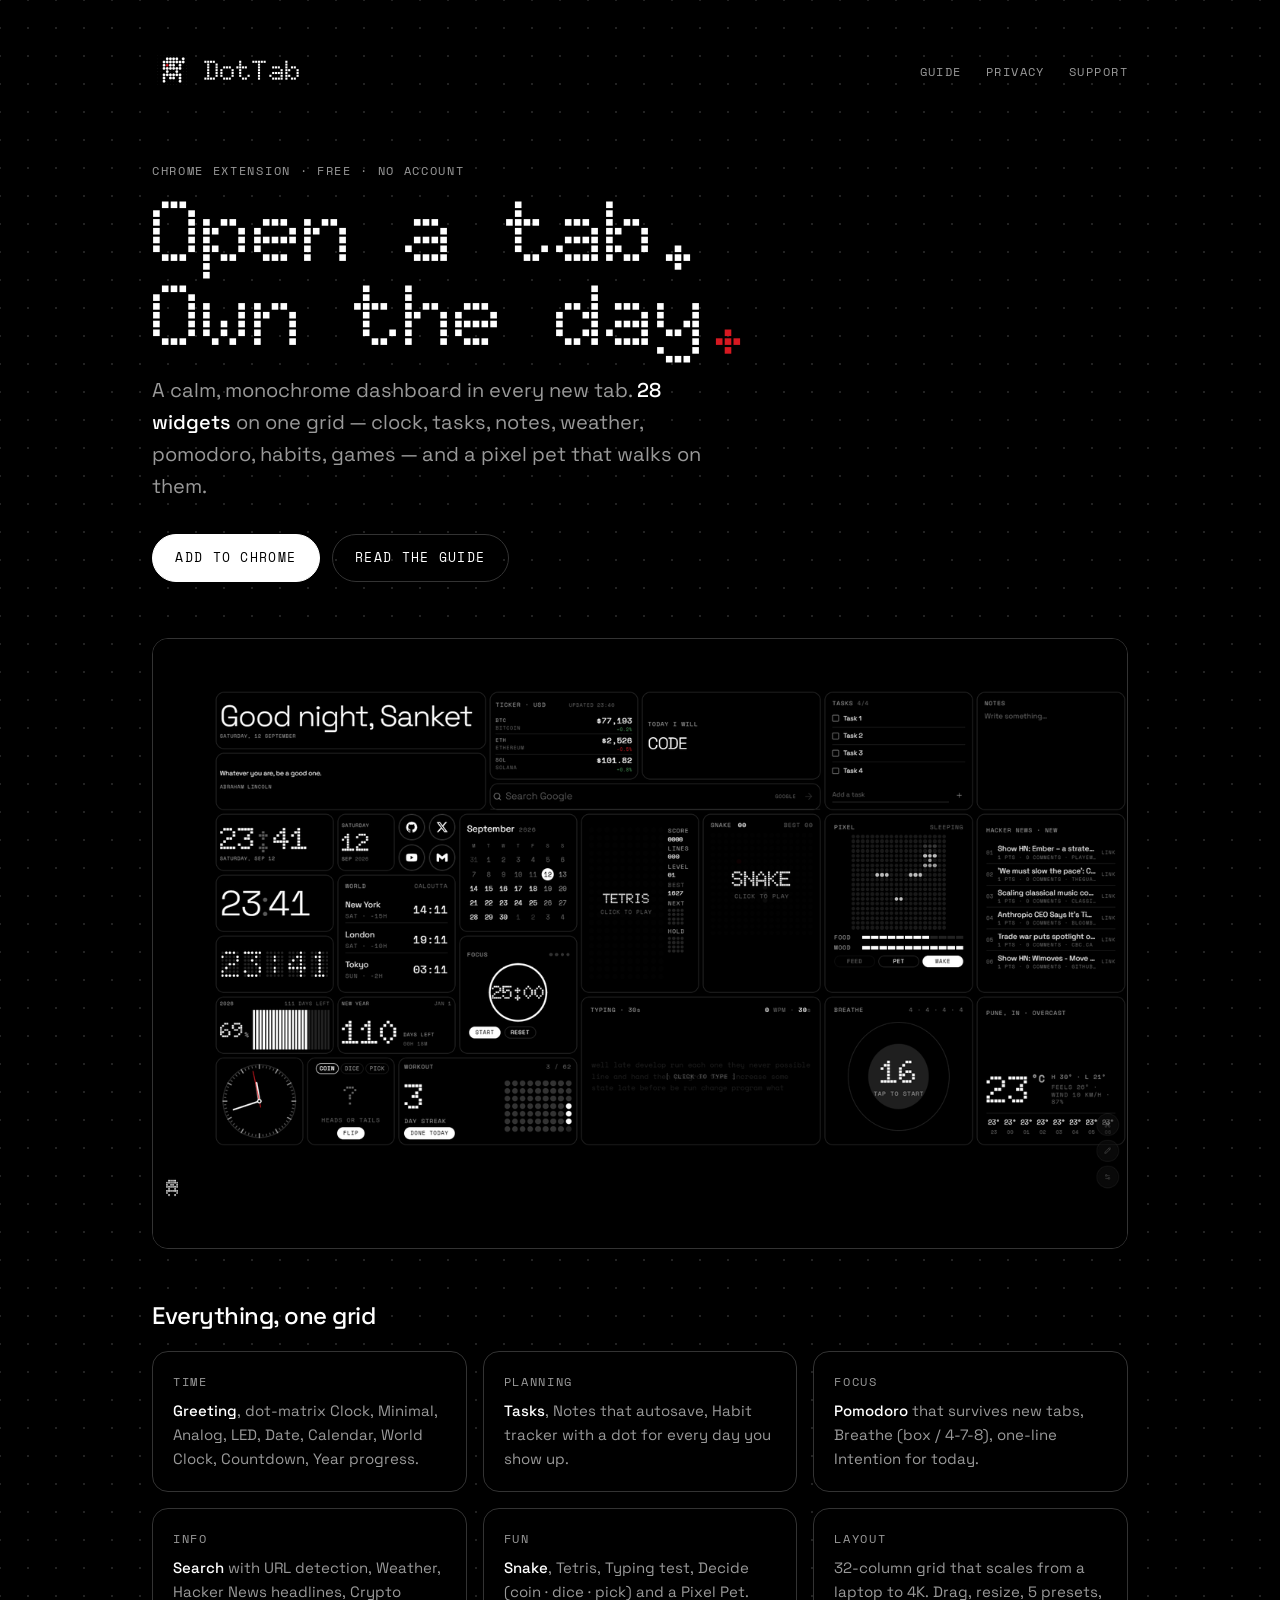
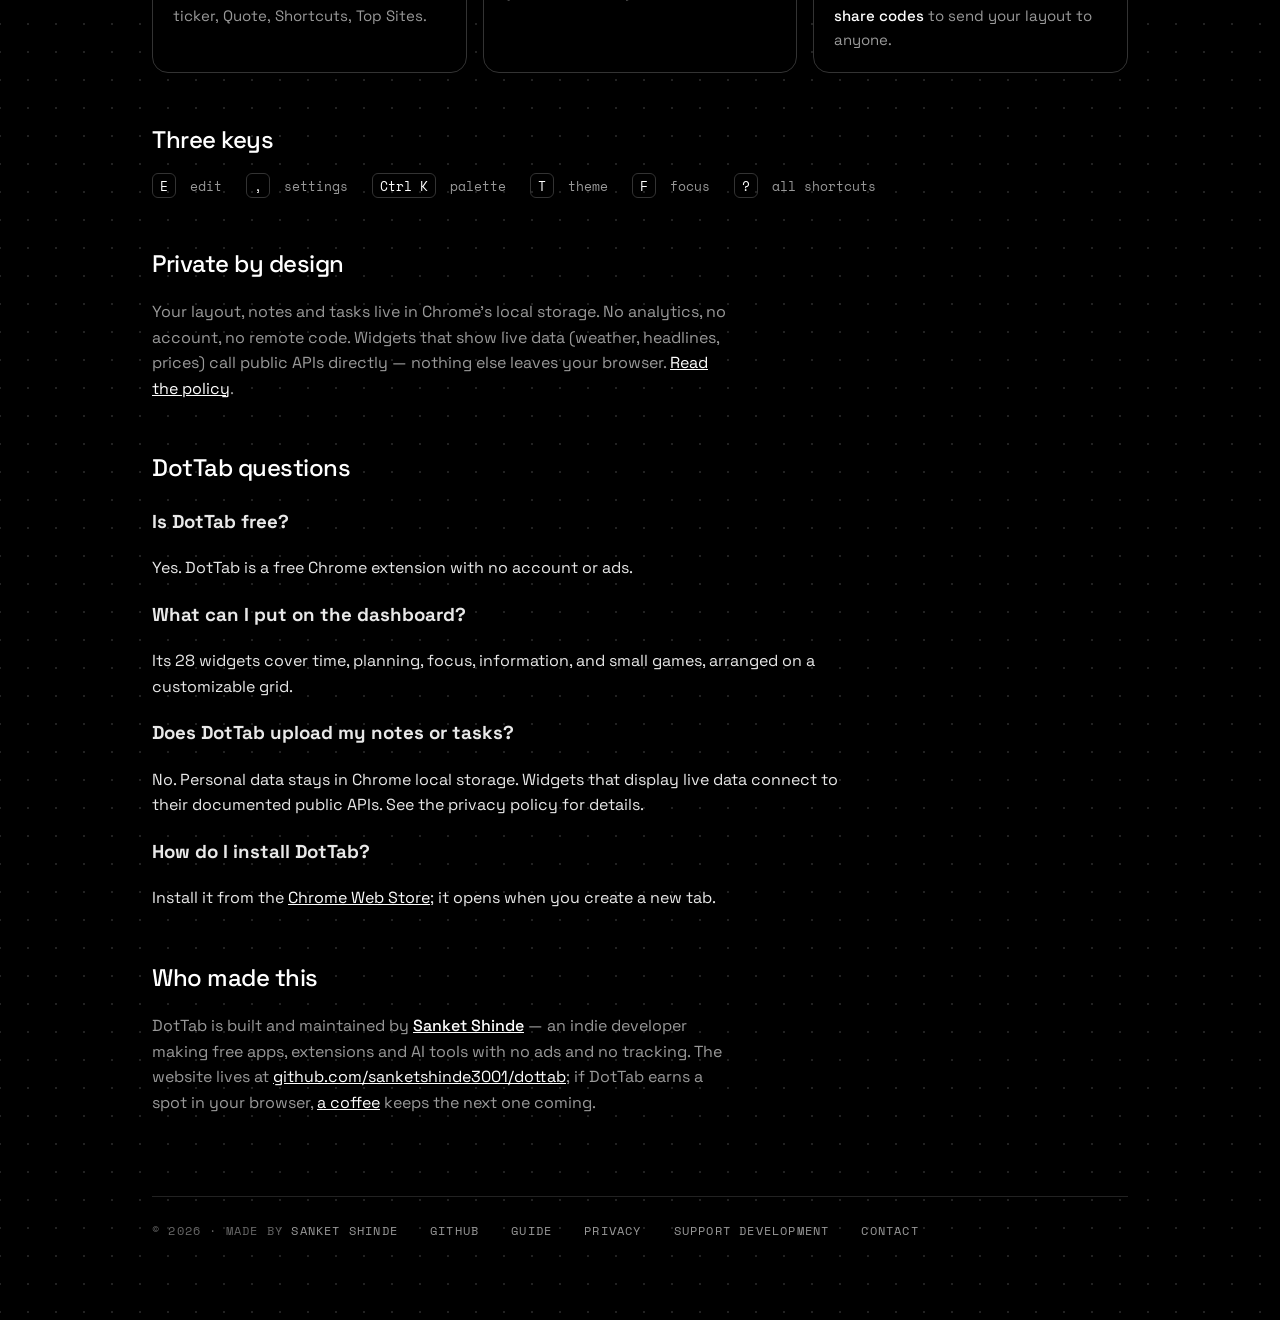
<file: index.html>
<!doctype html>
<html lang="en">
<head>
<meta charset="utf-8">
<meta name="google-site-verification" content="_fqaZJRDirKAPnXGI4SYHrEzY_64m3BVrxw5Ebx28Rk" />
<link rel="canonical" href="https://sanketshinde3001.github.io/dottab/" />
<link rel="sitemap" type="application/xml" href="https://sanketshinde3001.github.io/dottab/sitemap.xml" />
<meta name="robots" content="index,follow,max-image-preview:large">
<meta property="og:url" content="https://sanketshinde3001.github.io/dottab/">
<meta name="twitter:title" content="DotTab — Open a tab. Own the day.">
<meta name="twitter:description" content="A free, private Chrome new-tab dashboard with 28 customizable widgets on a calm dot-matrix grid.">
<script type="application/ld+json">{"@context":"https://schema.org","@graph":[{"@type":"SoftwareApplication","name":"DotTab","applicationCategory":"BrowserApplication","operatingSystem":"Google Chrome","description":"A free, customizable Chrome new-tab dashboard with 28 widgets. No account or analytics; personal data stays in Chrome storage.","url":"https://sanketshinde3001.github.io/dottab/","downloadUrl":"https://chromewebstore.google.com/detail/dottab-minimal-new-tab-da/dbknofnbondmmgikjajeggiojigehbmm","offers":{"@type":"Offer","price":"0","priceCurrency":"USD"},"featureList":["28 dashboard widgets","Customizable grid and presets","Local storage for personal data","No account or analytics"]}]}</script>
<meta name="viewport" content="width=device-width, initial-scale=1">
<title>DotTab — Open a tab. Own the day.</title>
<meta name="description" content="DotTab replaces your Chrome new tab with a calm dot-matrix dashboard: clock, tasks, notes, weather, pomodoro, habits, games and a pixel pet. Free, no account, no tracking.">
<meta property="og:title" content="DotTab — Open a tab. Own the day.">
<meta property="og:description" content="A minimal new-tab dashboard for Chrome. 28 widgets on one grid. Free, no account, no tracking.">
<meta property="og:image" content="https://sanketshinde3001.github.io/dottab/img/marquee.png">
<meta property="og:type" content="website">
<meta name="twitter:card" content="summary_large_image">
<link rel="icon" href="favicon.png">
<link rel="stylesheet" href="site.css">
</head>
<body>
<div class="wrap">
  <nav class="nav">
    <a class="brand" href="./"><img src="img/icon.png" alt=""><span>DotTab</span></a>
    <div><a class="link" href="guide.html">Guide</a><a class="link" href="privacy.html">Privacy</a><a class="link" href="https://buymeacoffee.com/sanketshinde">Support</a></div>
  </nav>

  <span class="kicker">Chrome extension · free · no account</span>
  <h1>Open a tab.<br>Own the day<i>.</i></h1>
  <p class="lead">A calm, monochrome dashboard in every new tab. <b>28 widgets</b> on one grid — clock, tasks, notes, weather, pomodoro, habits, games — and a pixel pet that walks on them.</p>
  <div class="actions">
    <a class="btn btn--primary" id="install" href="https://chromewebstore.google.com/detail/dottab-minimal-new-tab-da/dbknofnbondmmgikjajeggiojigehbmm">Add to Chrome</a>
    <a class="btn" href="guide.html">Read the guide</a>
  </div>

  <div class="shot"><img src="img/dashboard.png" alt="DotTab dashboard with every widget on screen"></div>

  <h2 id="widgets">Everything, one grid</h2>
  <div class="grid">
    <div class="card"><span class="kicker">Time</span><p><b>Greeting</b>, dot-matrix Clock, Minimal, Analog, LED, Date, Calendar, World Clock, Countdown, Year progress.</p></div>
    <div class="card"><span class="kicker">Planning</span><p><b>Tasks</b>, Notes that autosave, Habit tracker with a dot for every day you show up.</p></div>
    <div class="card"><span class="kicker">Focus</span><p><b>Pomodoro</b> that survives new tabs, Breathe (box / 4-7-8), one-line Intention for today.</p></div>
    <div class="card"><span class="kicker">Info</span><p><b>Search</b> with URL detection, Weather, Hacker News headlines, Crypto ticker, Quote, Shortcuts, Top Sites.</p></div>
    <div class="card"><span class="kicker">Fun</span><p><b>Snake</b>, Tetris, Typing test, Decide (coin · dice · pick) and a Pixel Pet.</p></div>
    <div class="card"><span class="kicker">Layout</span><p>32-column grid that scales from a laptop to 4K. Drag, resize, 5 presets, <b>share codes</b> to send your layout to anyone.</p></div>
  </div>

  <h2>Three keys</h2>
  <div class="keys"><span><b>E</b> edit</span><span><b>,</b> settings</span><span><b>Ctrl K</b> palette</span><span><b>T</b> theme</span><span><b>F</b> focus</span><span><b>?</b> all shortcuts</span></div>

  <h2>Private by design</h2>
  <p class="lead" style="font-size:1rem">Your layout, notes and tasks live in Chrome's local storage. No analytics, no account, no remote code. Widgets that show live data (weather, headlines, prices) call public APIs directly — nothing else leaves your browser. <a href="privacy.html">Read the policy</a>.</p>

  <section aria-labelledby="faq-title"><h2 id="faq-title">DotTab questions</h2><div class="prose"><h3>Is DotTab free?</h3><p>Yes. DotTab is a free Chrome extension with no account or ads.</p><h3>What can I put on the dashboard?</h3><p>Its 28 widgets cover time, planning, focus, information, and small games, arranged on a customizable grid.</p><h3>Does DotTab upload my notes or tasks?</h3><p>No. Personal data stays in Chrome local storage. Widgets that display live data connect to their documented public APIs. See the privacy policy for details.</p><h3>How do I install DotTab?</h3><p>Install it from the <a href="https://chromewebstore.google.com/detail/dottab-minimal-new-tab-da/dbknofnbondmmgikjajeggiojigehbmm">Chrome Web Store</a>; it opens when you create a new tab.</p></div></section>

  <h2>Who made this</h2>
  <p class="lead" style="font-size:1rem">DotTab is built and maintained by <a href="https://github.com/sanketshinde3001"><b>Sanket Shinde</b></a> — an indie developer making free apps, extensions and AI tools with no ads and no tracking. The website lives at <a href="https://github.com/sanketshinde3001/dottab">github.com/sanketshinde3001/dottab</a>; if DotTab earns a spot in your browser, <a href="https://buymeacoffee.com/sanketshinde">a coffee</a> keeps the next one coming.</p>

  <footer>
    <span>© 2026 · Made by <a href="https://github.com/sanketshinde3001">Sanket Shinde</a></span>
    <a href="https://github.com/sanketshinde3001/dottab">GitHub</a>
    <a href="guide.html">Guide</a>
    <a href="privacy.html">Privacy</a>
    <a href="https://buymeacoffee.com/sanketshinde">Support development</a>
    <a href="mailto:sanketshinde3123@gmail.com?subject=DotTab">Contact</a>
  </footer>
</div>
</body>
</html>
</file>
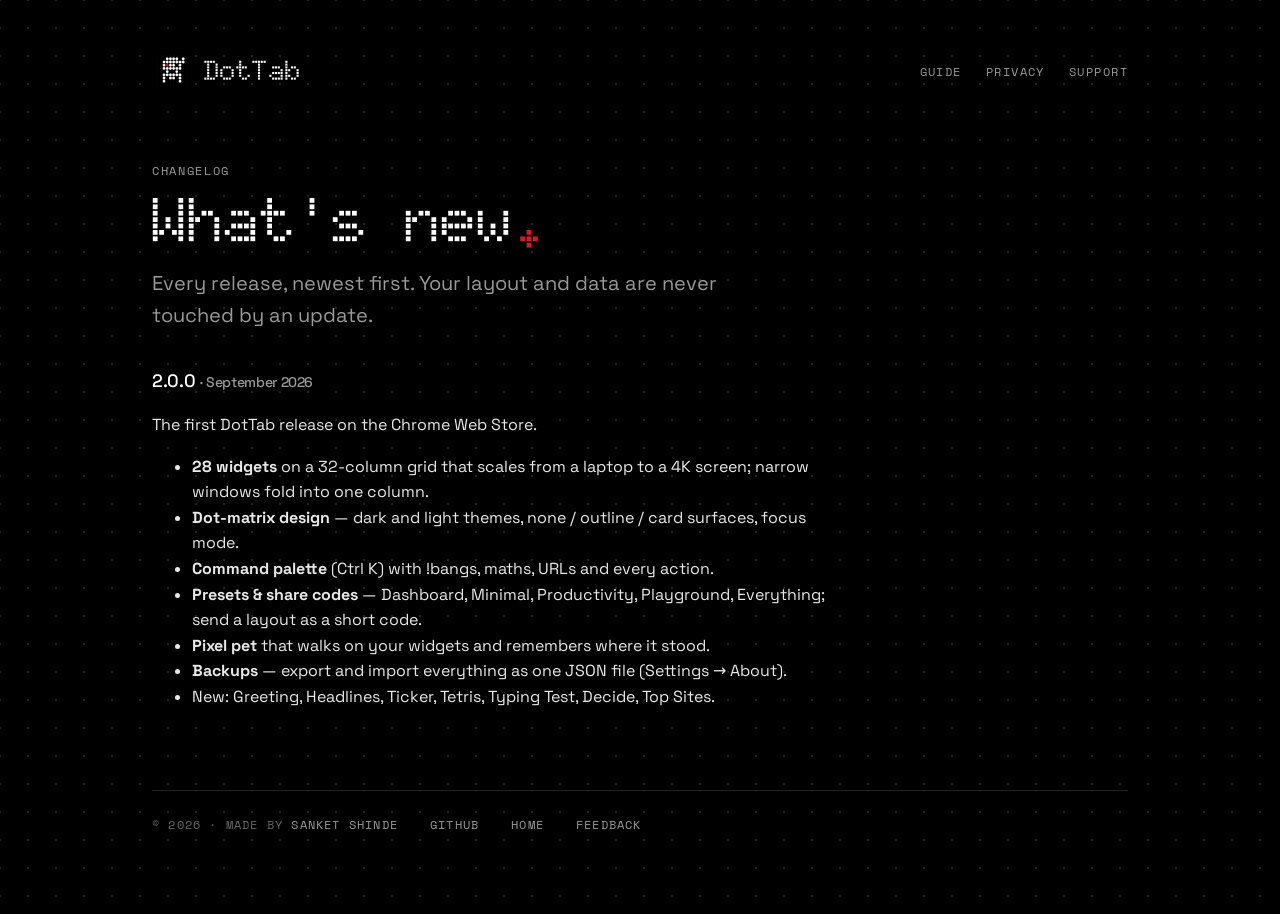
<file: changelog.html>
<!doctype html>
<html lang="en">
<head>
<meta charset="utf-8">
<meta name="viewport" content="width=device-width, initial-scale=1">
<meta name="description" content="DotTab release notes and product updates, newest first.">
<meta name="robots" content="index,follow">
<link rel="canonical" href="https://sanketshinde3001.github.io/dottab/changelog.html">
<title>DotTab — What's new</title>
<meta name="description" content="DotTab release notes.">
<link rel="icon" href="favicon.png">
<link rel="stylesheet" href="site.css">
</head>
<body>
<div class="wrap">
  <nav class="nav">
    <a class="brand" href="./"><img src="img/icon.png" alt=""><span>DotTab</span></a>
    <div><a class="link" href="guide.html">Guide</a><a class="link" href="privacy.html">Privacy</a><a class="link" href="https://buymeacoffee.com/sanketshinde">Support</a></div>
  </nav>

  <span class="kicker">Changelog</span>
  <h1 style="font-size:clamp(2.25rem,6vw,4rem)">What's new<i>.</i></h1>
  <p class="lead">Every release, newest first. Your layout and data are never touched by an update.</p>

  <div class="prose">
    <h2 id="2-0-0">2.0.0 <span class="muted">· September 2026</span></h2>
    <p>The first DotTab release on the Chrome Web Store.</p>
    <ul>
      <li><b>28 widgets</b> on a 32-column grid that scales from a laptop to a 4K screen; narrow windows fold into one column.</li>
      <li><b>Dot-matrix design</b> — dark and light themes, none / outline / card surfaces, focus mode.</li>
      <li><b>Command palette</b> (Ctrl K) with !bangs, maths, URLs and every action.</li>
      <li><b>Presets &amp; share codes</b> — Dashboard, Minimal, Productivity, Playground, Everything; send a layout as a short code.</li>
      <li><b>Pixel pet</b> that walks on your widgets and remembers where it stood.</li>
      <li><b>Backups</b> — export and import everything as one JSON file (Settings → About).</li>
      <li>New: Greeting, Headlines, Ticker, Tetris, Typing Test, Decide, Top Sites.</li>
    </ul>
  </div>

  <footer>
    <span>© 2026 · Made by <a href="https://github.com/sanketshinde3001">Sanket Shinde</a></span>
    <a href="https://github.com/sanketshinde3001/dottab">GitHub</a>
    <a href="./">Home</a>
    <a href="feedback.html">Feedback</a>
  </footer>
</div>
</body>
</html>
</file>
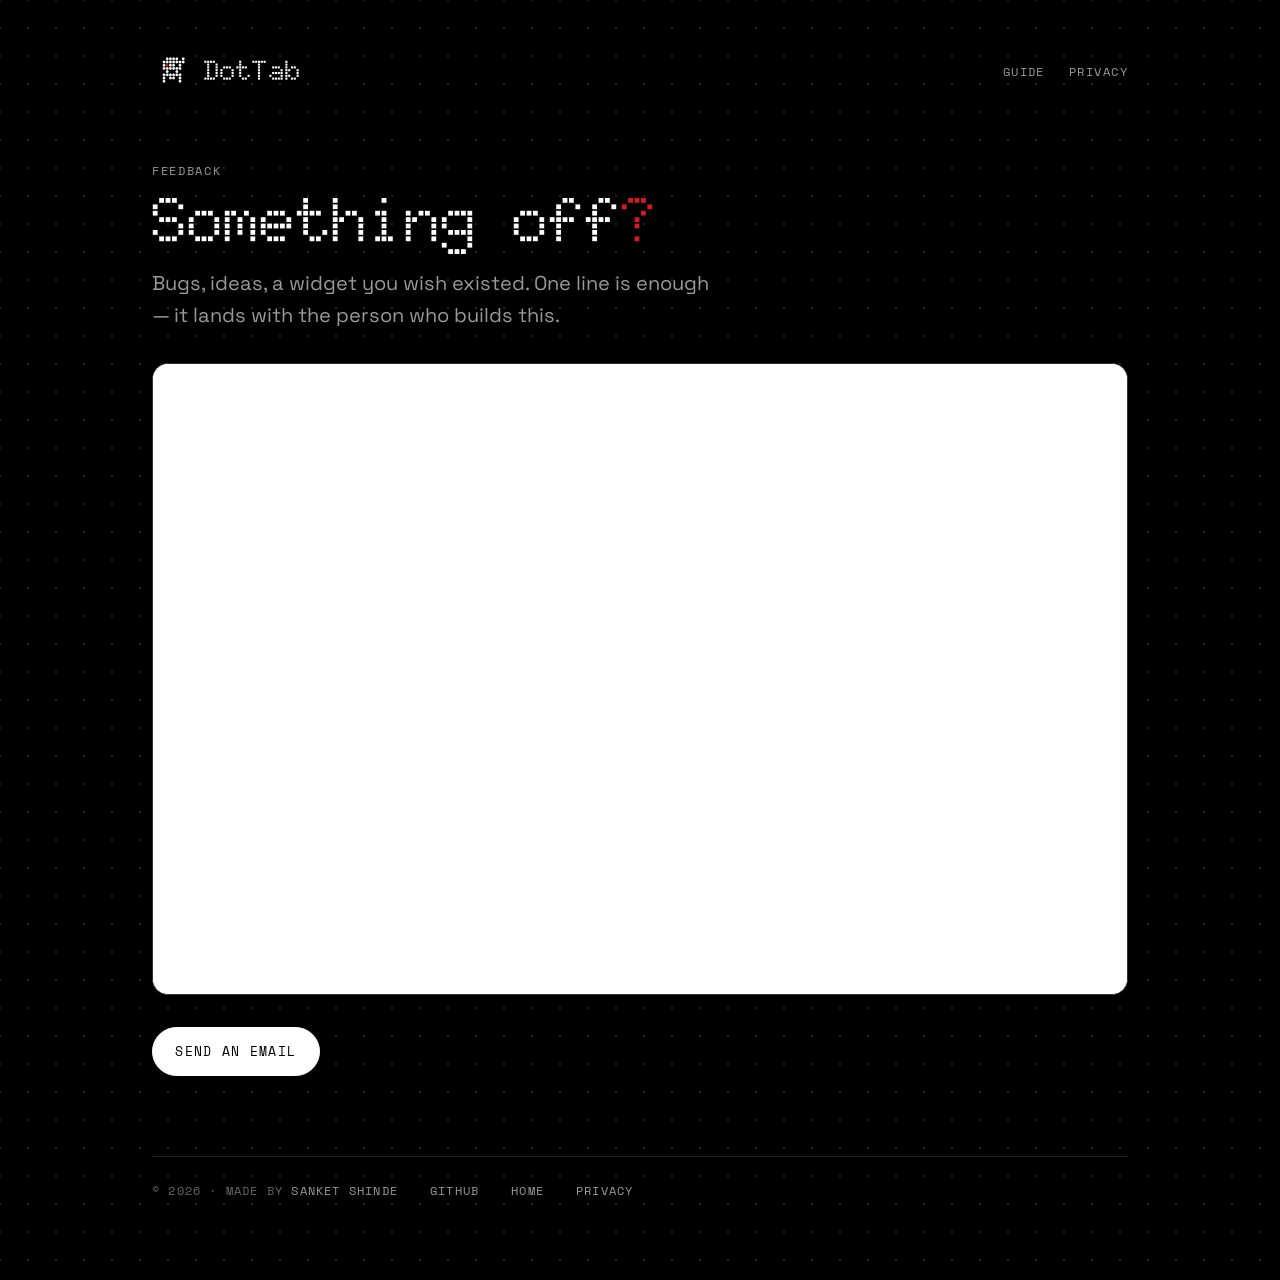
<file: feedback.html>
<!doctype html>
<html lang="en">
<head>
<meta charset="utf-8">
<meta name="viewport" content="width=device-width, initial-scale=1">
<title>DotTab — Report a bug or an idea</title>
<meta name="robots" content="noindex">
<link rel="icon" href="favicon.png">
<link rel="stylesheet" href="site.css">
<script src="forms.js?v=2"></script>
</head>
<body>
<div class="wrap">
  <nav class="nav">
    <a class="brand" href="./"><img src="img/icon.png" alt=""><span>DotTab</span></a>
    <div><a class="link" href="guide.html">Guide</a><a class="link" href="privacy.html">Privacy</a></div>
  </nav>

  <span class="kicker">Feedback</span>
  <h1 style="font-size:clamp(2.25rem,6vw,4rem)">Something off<i>?</i></h1>
  <p class="lead">Bugs, ideas, a widget you wish existed. One line is enough — it lands with the person who builds this.</p>

  <div id="form-slot" class="form-slot" hidden></div>
  <div id="form-fallback" class="actions">
    <a class="btn btn--primary" href="mailto:sanketshinde3123@gmail.com?subject=DotTab%20feedback&body=What%20happened%3A%0A%0AWhat%20I%20expected%3A%0A%0AChrome%20version%3A%20">Send an email</a>
  </div>

  <footer>
    <span>© 2026 · Made by <a href="https://github.com/sanketshinde3001">Sanket Shinde</a></span>
    <a href="https://github.com/sanketshinde3001/dottab">GitHub</a>
    <a href="./">Home</a>
    <a href="privacy.html">Privacy</a>
  </footer>
</div>
<script>mountForm('feedback');</script>
</body>
</html>
</file>
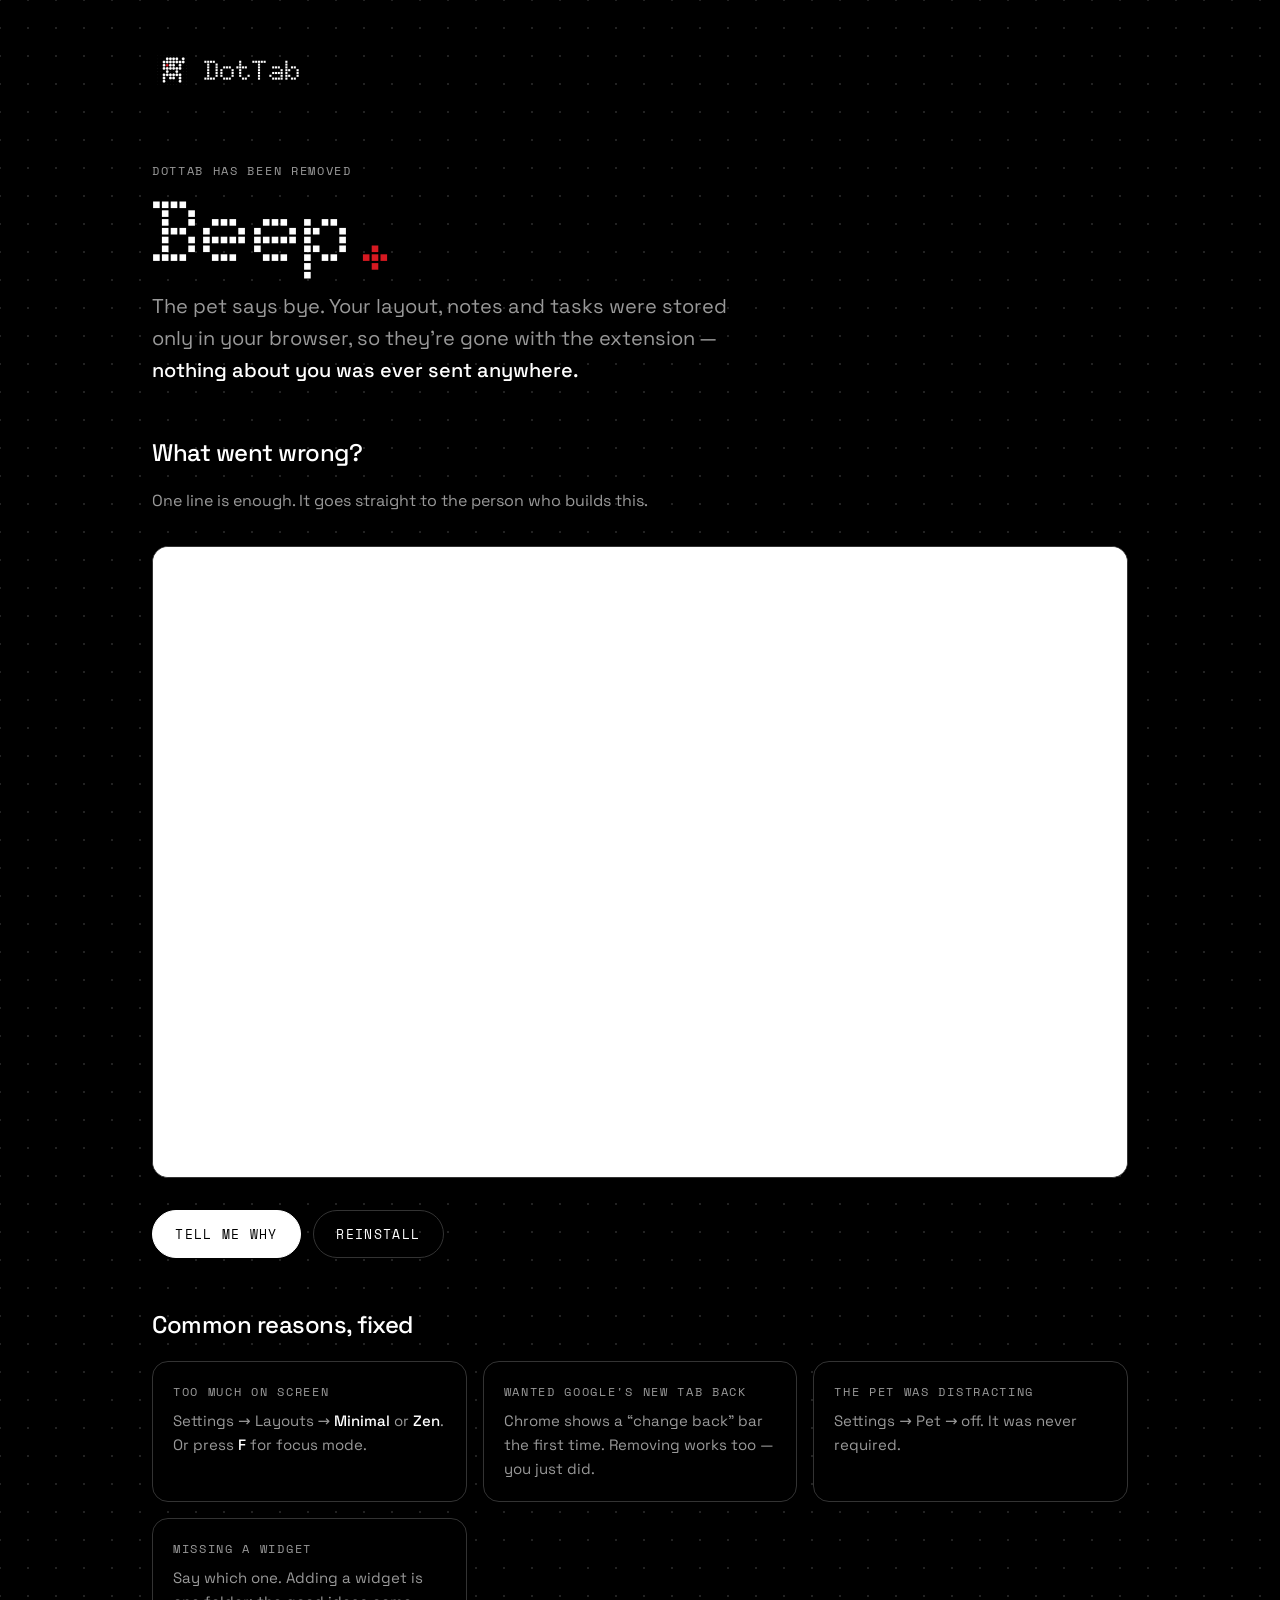
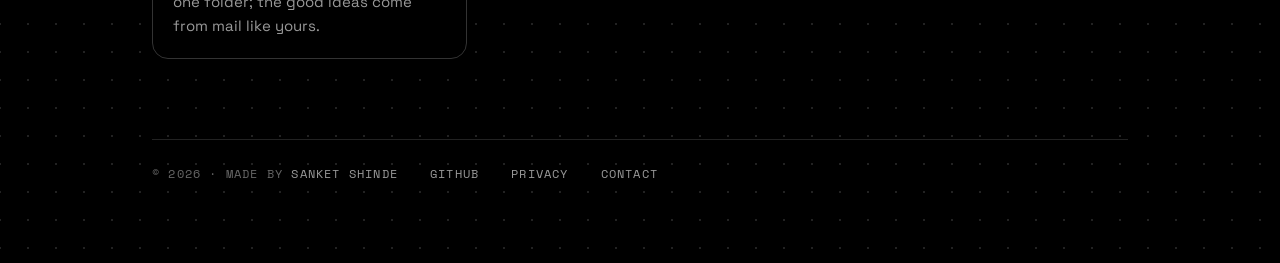
<file: goodbye.html>
<!doctype html>
<html lang="en">
<head>
<meta charset="utf-8">
<meta name="viewport" content="width=device-width, initial-scale=1">
<title>DotTab — Sorry to see you go</title>
<meta name="robots" content="noindex">
<link rel="icon" href="favicon.png">
<link rel="stylesheet" href="site.css">
<script src="forms.js?v=2"></script>
</head>
<body>
<div class="wrap">
  <nav class="nav">
    <a class="brand" href="./"><img src="img/icon.png" alt=""><span>DotTab</span></a>
  </nav>

  <span class="kicker">DotTab has been removed</span>
  <h1>Beep<i>.</i></h1>
  <p class="lead">The pet says bye. Your layout, notes and tasks were stored only in your browser, so they're gone with the extension — <b>nothing about you was ever sent anywhere.</b></p>

  <h2>What went wrong?</h2>
  <p class="lead" style="font-size:1rem">One line is enough. It goes straight to the person who builds this.</p>
  <div id="form-slot" class="form-slot" hidden></div>
  <div id="form-fallback" class="actions">
    <a class="btn btn--primary" href="mailto:sanketshinde3123@gmail.com?subject=DotTab%20—%20why%20I%20removed%20it&body=I%20removed%20DotTab%20because%3A%0A%0A">Tell me why</a>
    <a class="btn" href="https://chromewebstore.google.com/detail/dottab-minimal-new-tab-da/dbknofnbondmmgikjajeggiojigehbmm">Reinstall</a>
  </div>

  <h2>Common reasons, fixed</h2>
  <div class="grid">
    <div class="card"><span class="kicker">Too much on screen</span><p>Settings → Layouts → <b>Minimal</b> or <b>Zen</b>. Or press <b>F</b> for focus mode.</p></div>
    <div class="card"><span class="kicker">Wanted Google's new tab back</span><p>Chrome shows a “change back” bar the first time. Removing works too — you just did.</p></div>
    <div class="card"><span class="kicker">The pet was distracting</span><p>Settings → Pet → off. It was never required.</p></div>
    <div class="card"><span class="kicker">Missing a widget</span><p>Say which one. Adding a widget is one folder; the good ideas come from mail like yours.</p></div>
  </div>

  <footer>
    <span>© 2026 · Made by <a href="https://github.com/sanketshinde3001">Sanket Shinde</a></span>
    <a href="https://github.com/sanketshinde3001/dottab">GitHub</a>
    <a href="privacy.html">Privacy</a>
    <a href="mailto:sanketshinde3123@gmail.com?subject=DotTab">Contact</a>
  </footer>
</div>
<script>mountForm('uninstall');</script>
</body>
</html>
</file>
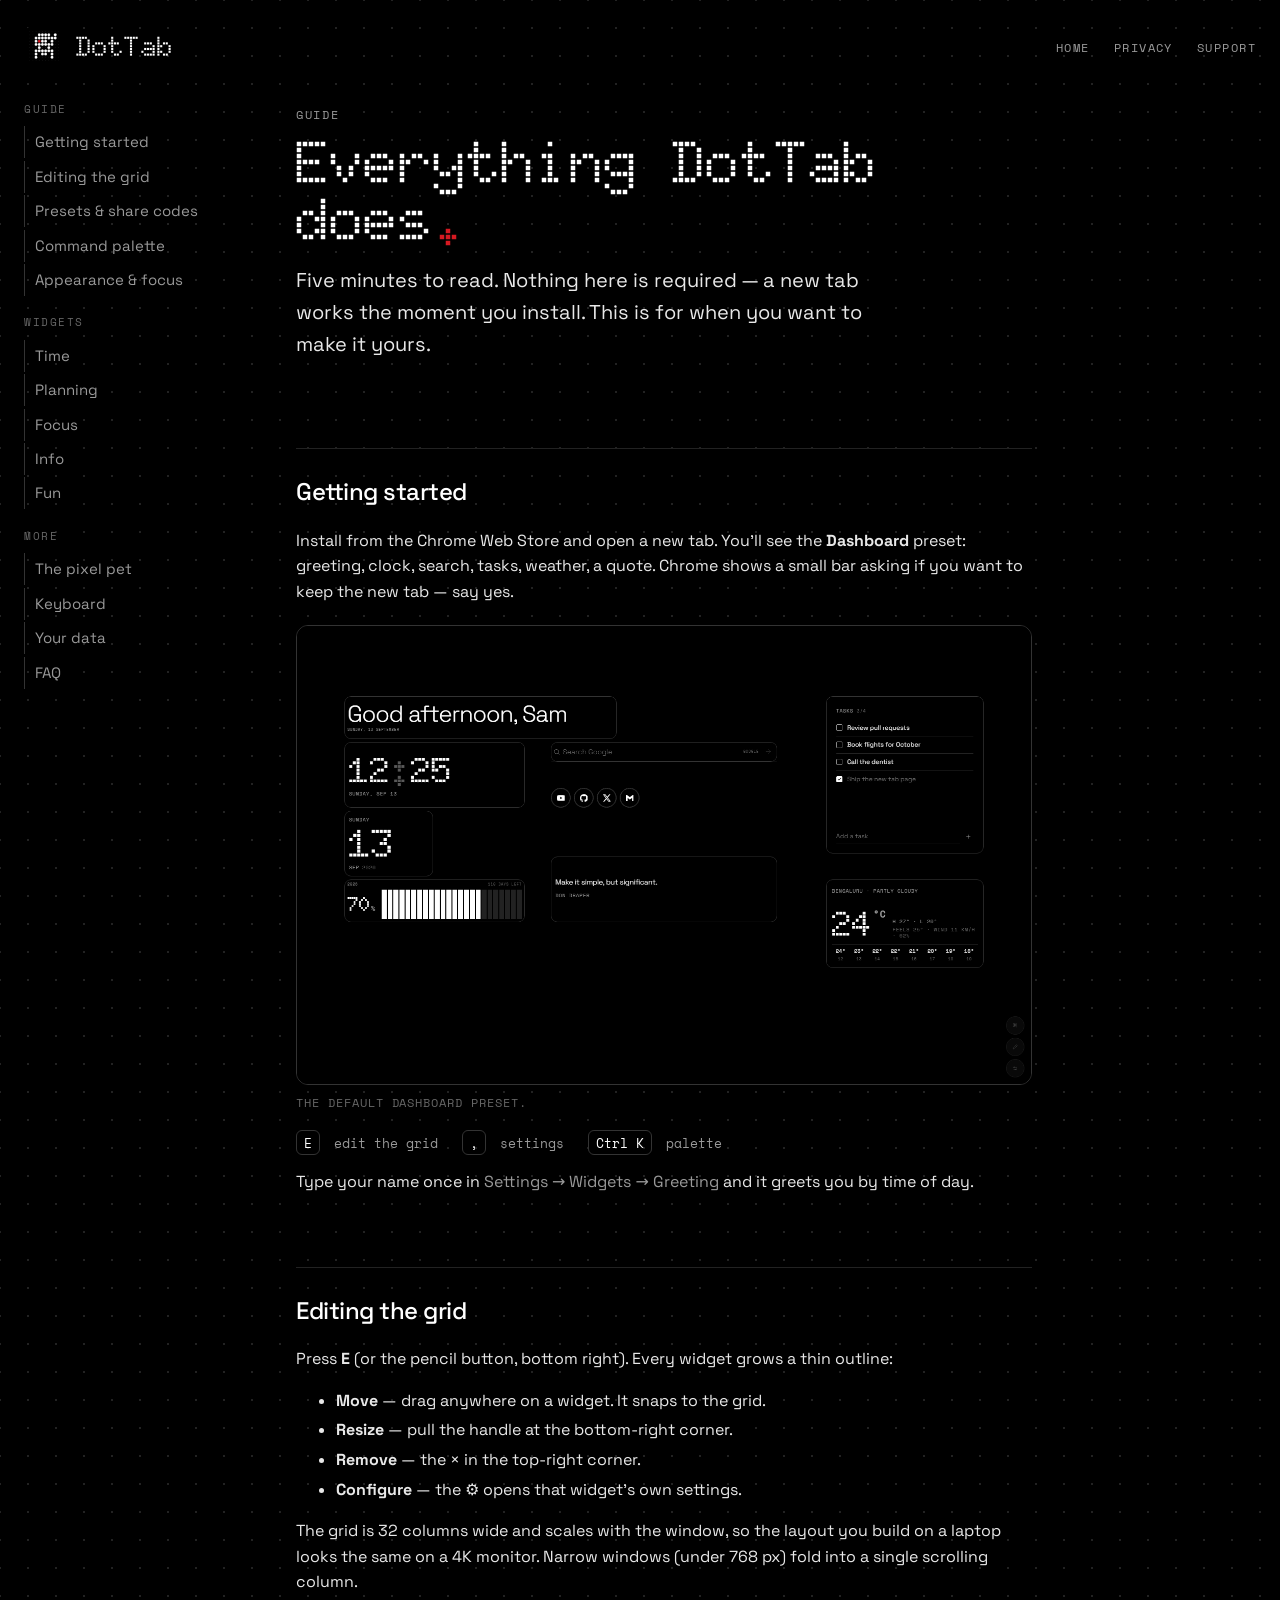
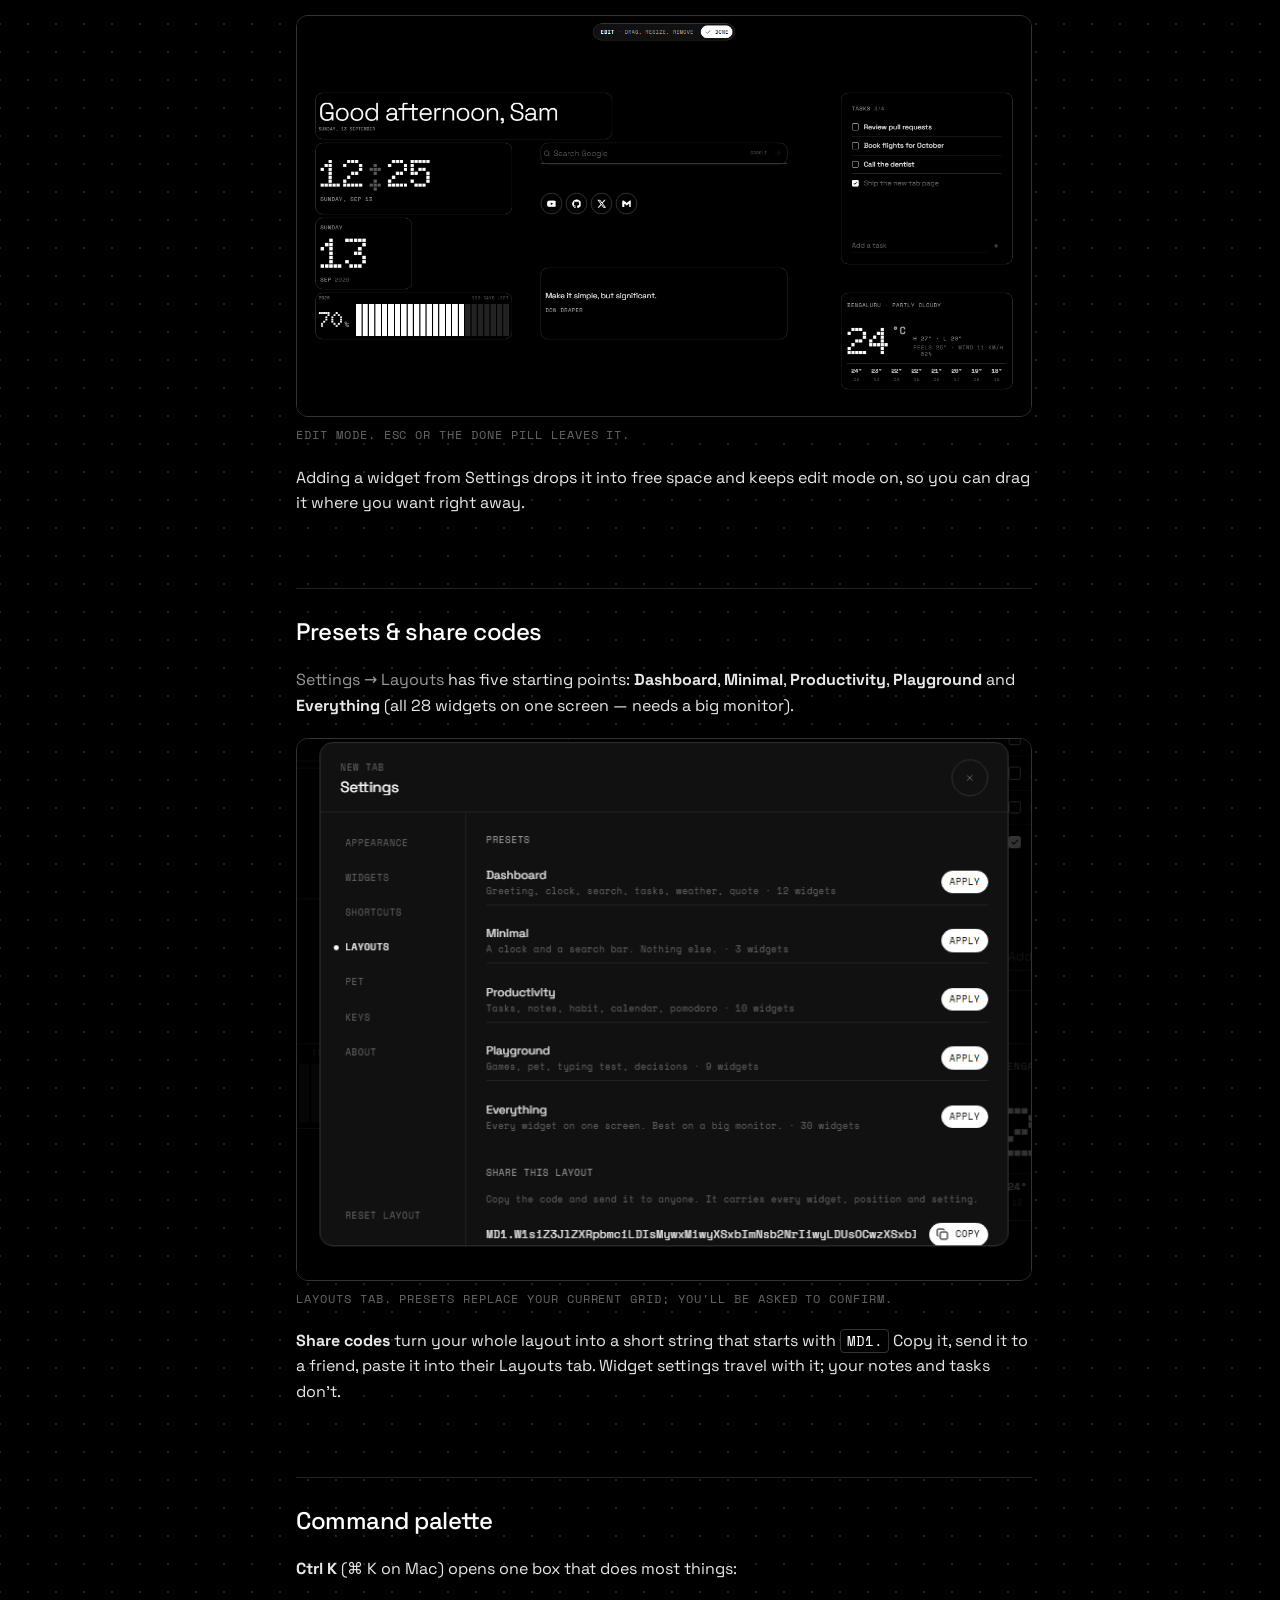
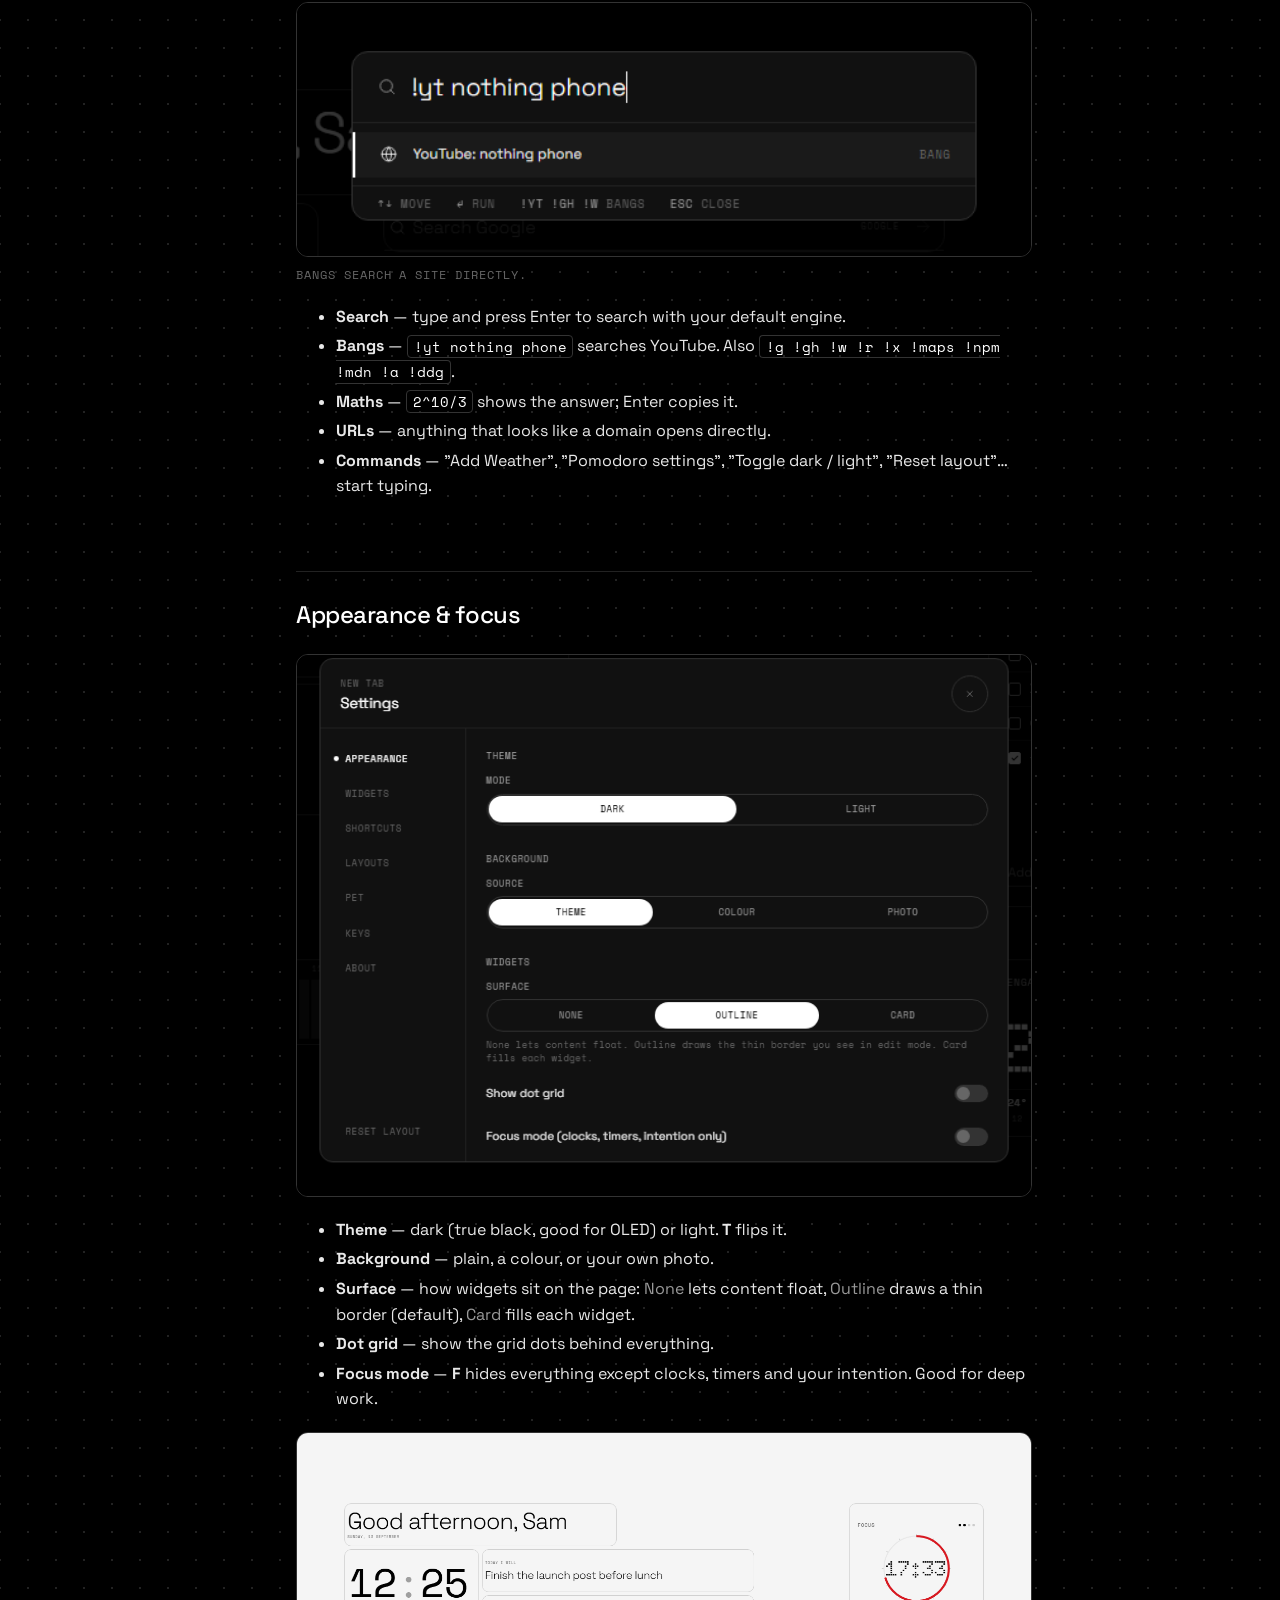
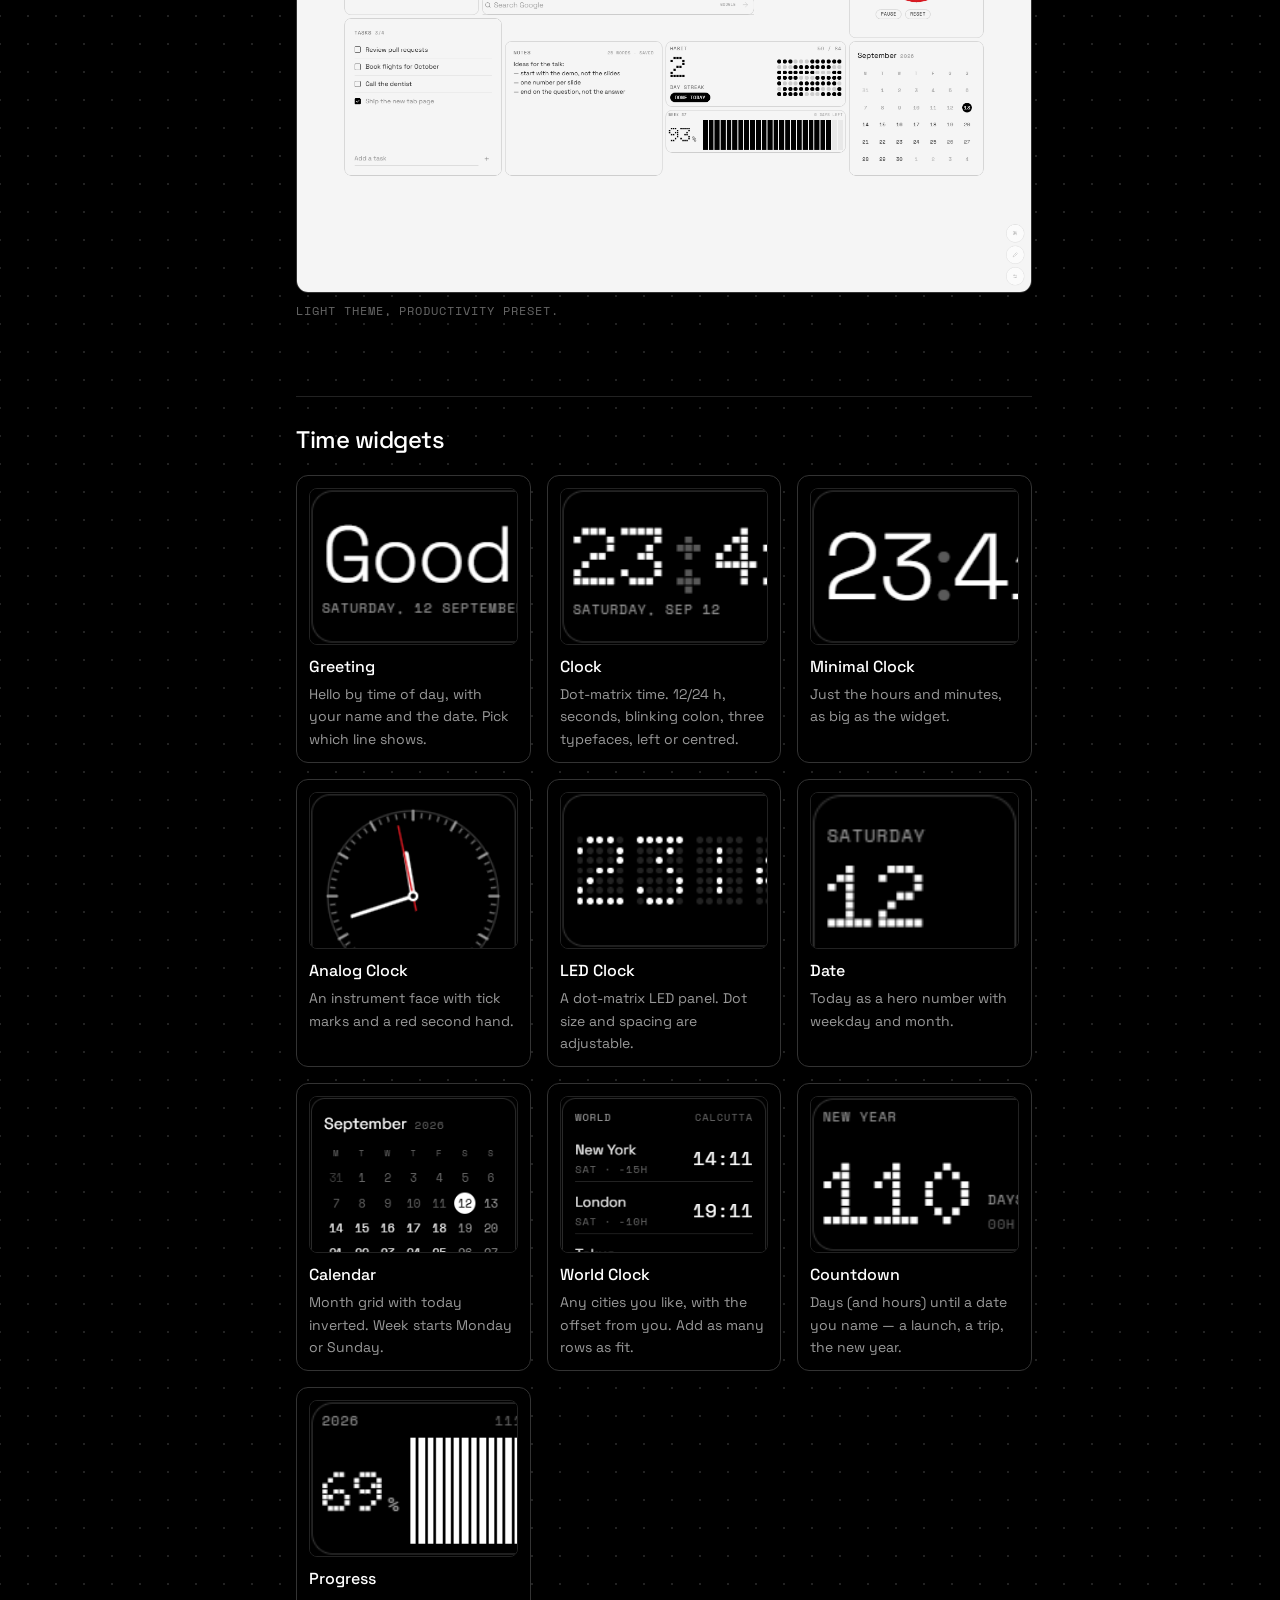
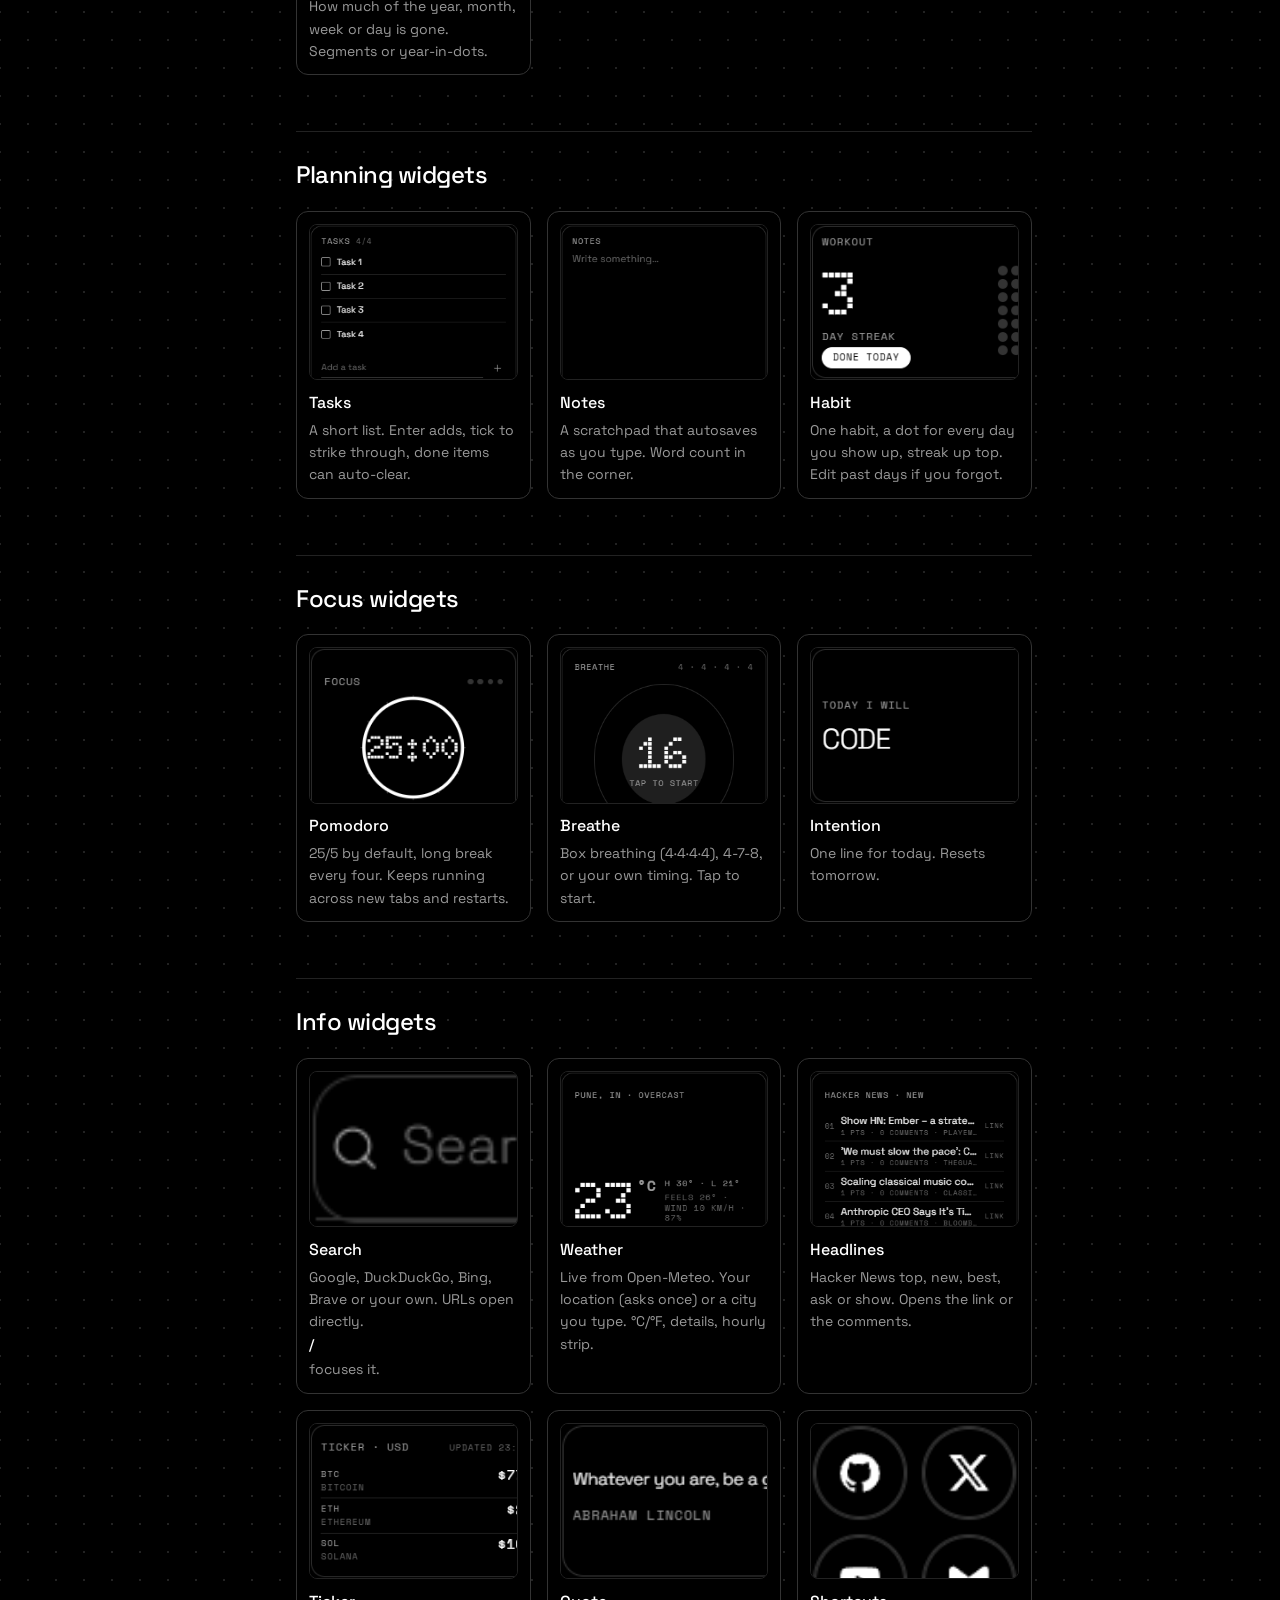
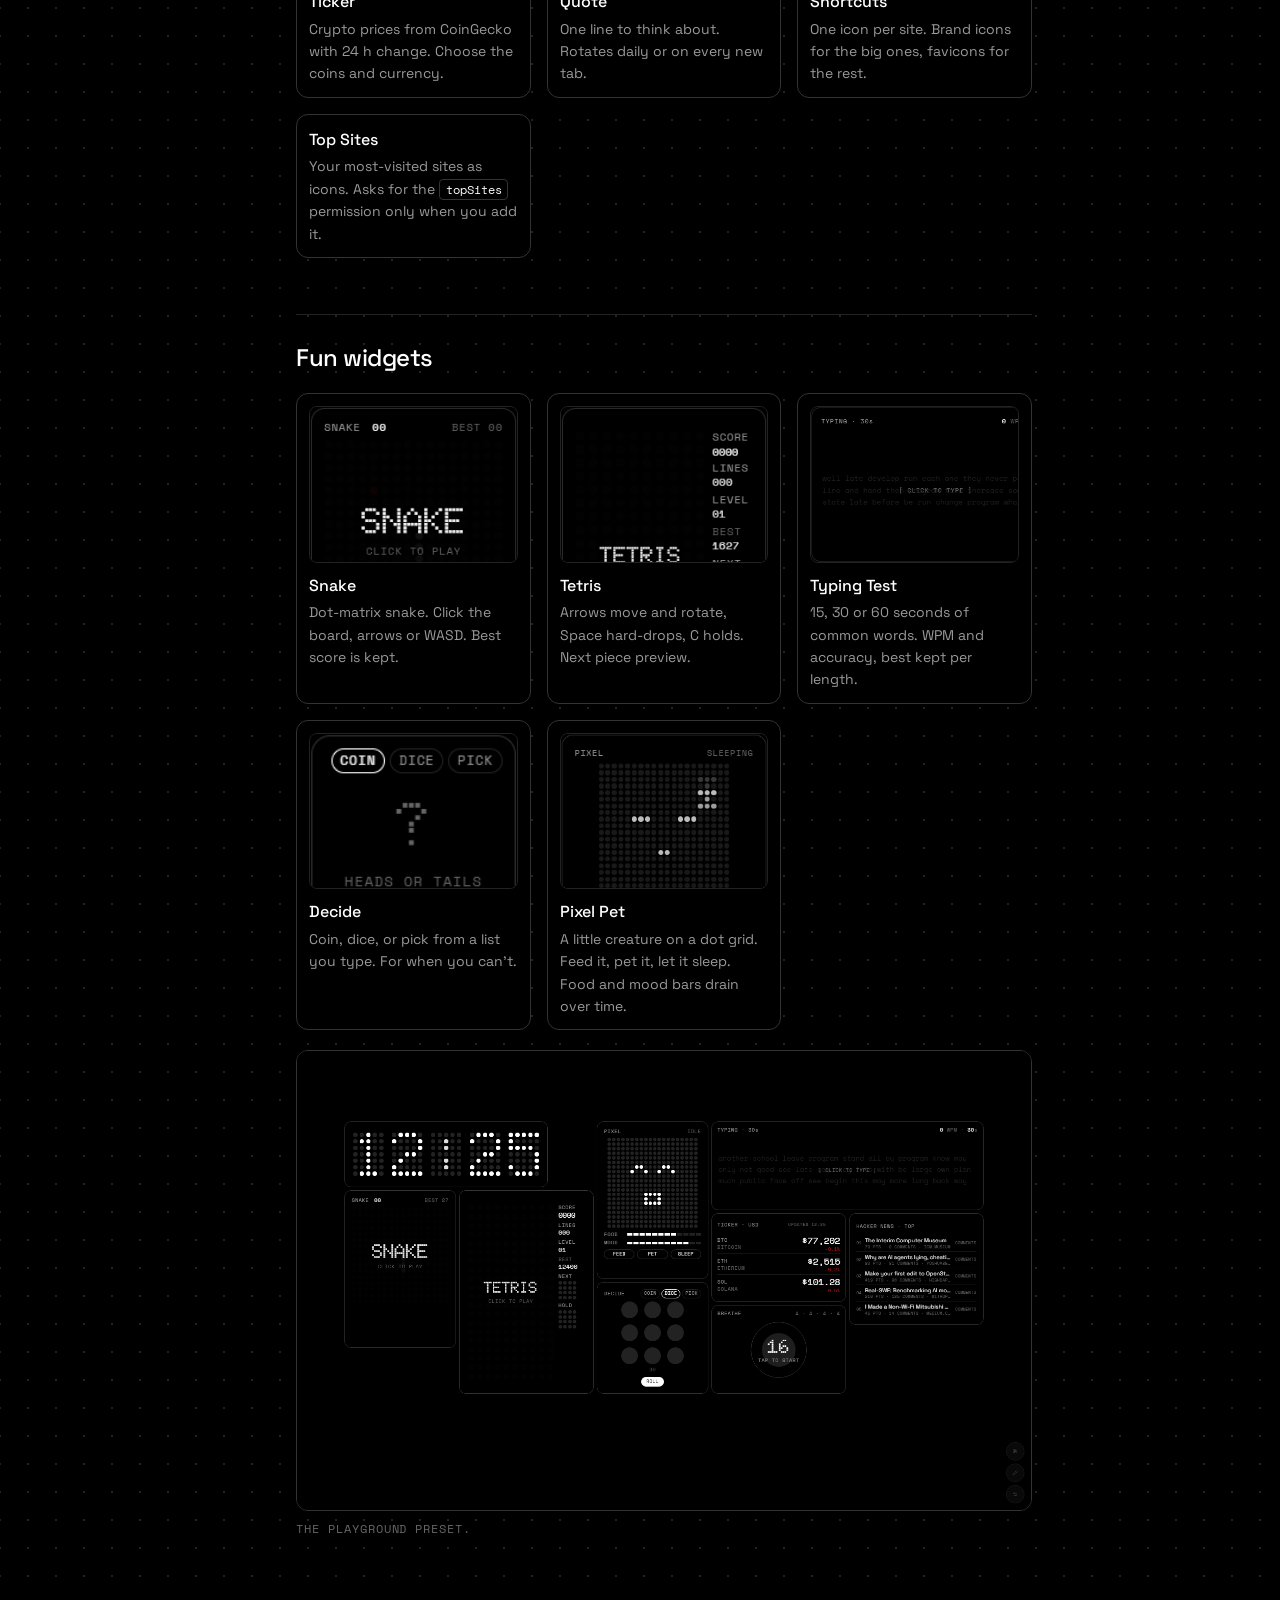
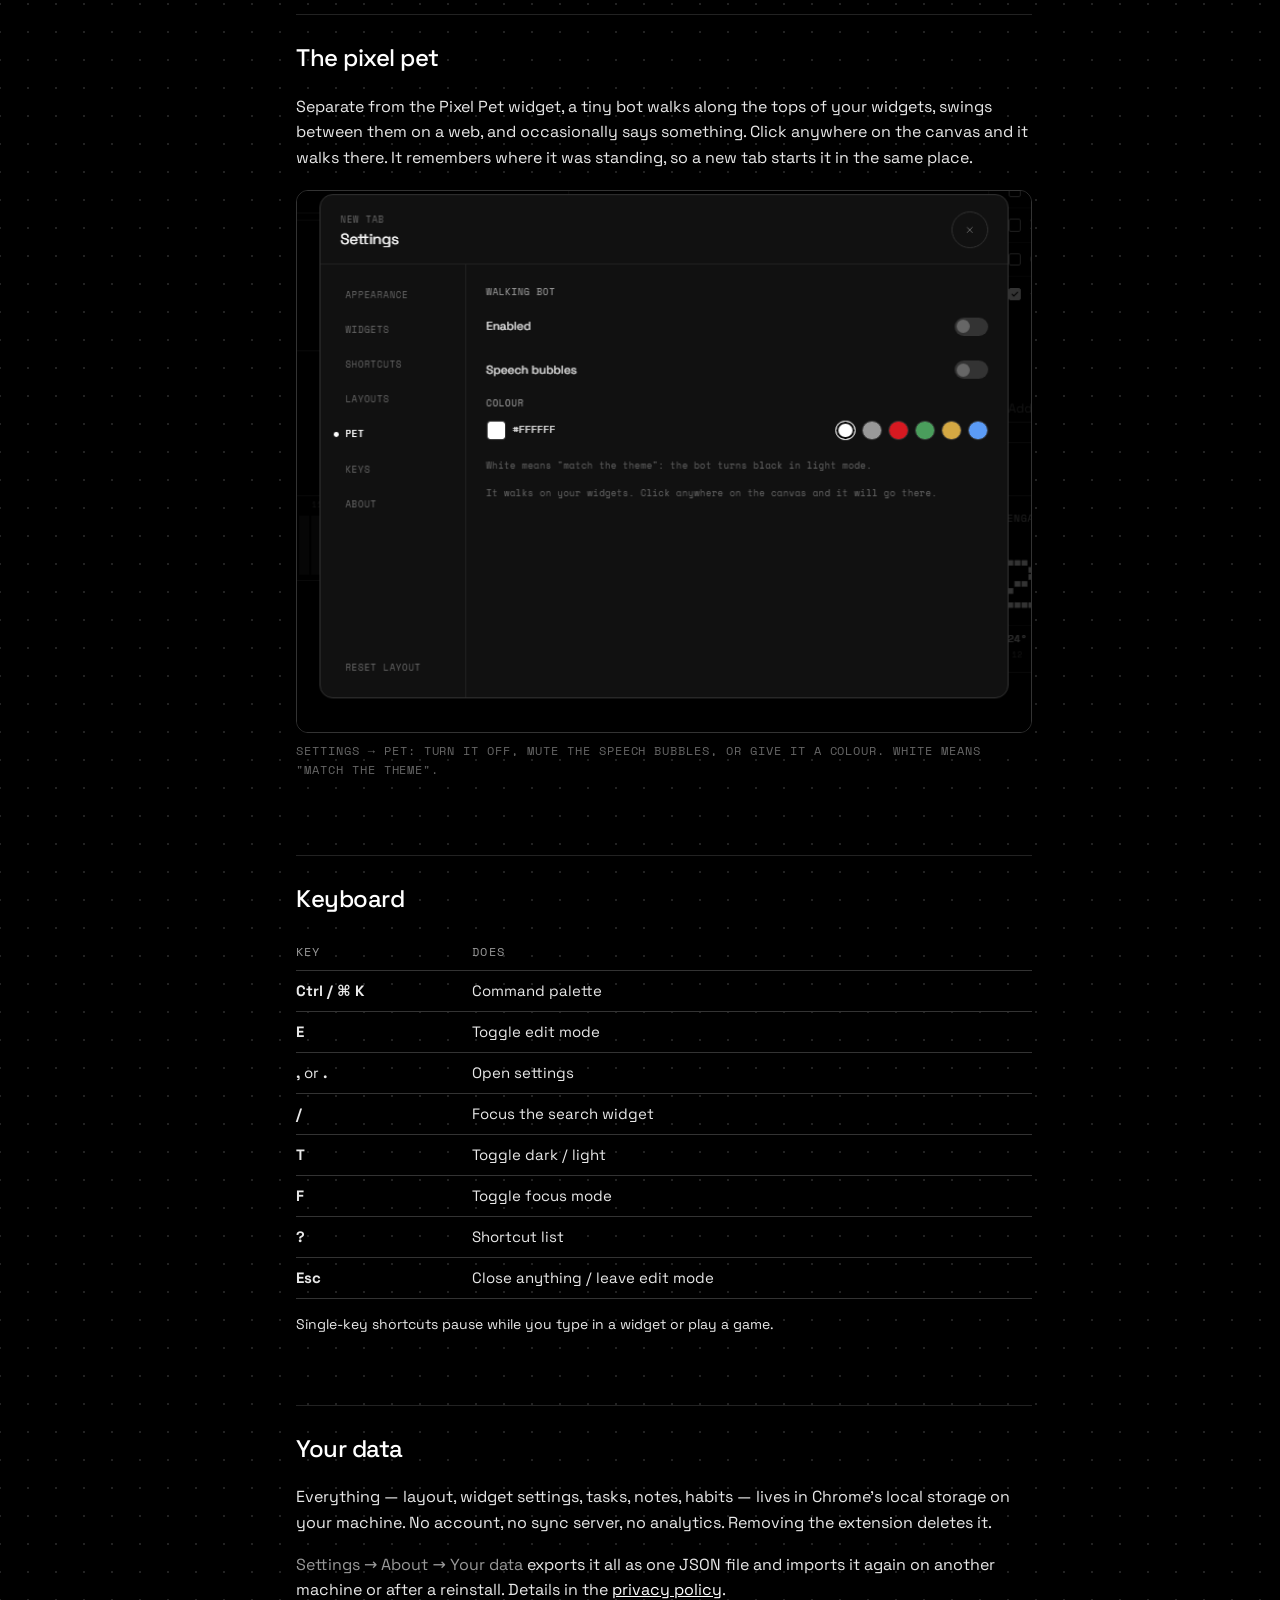
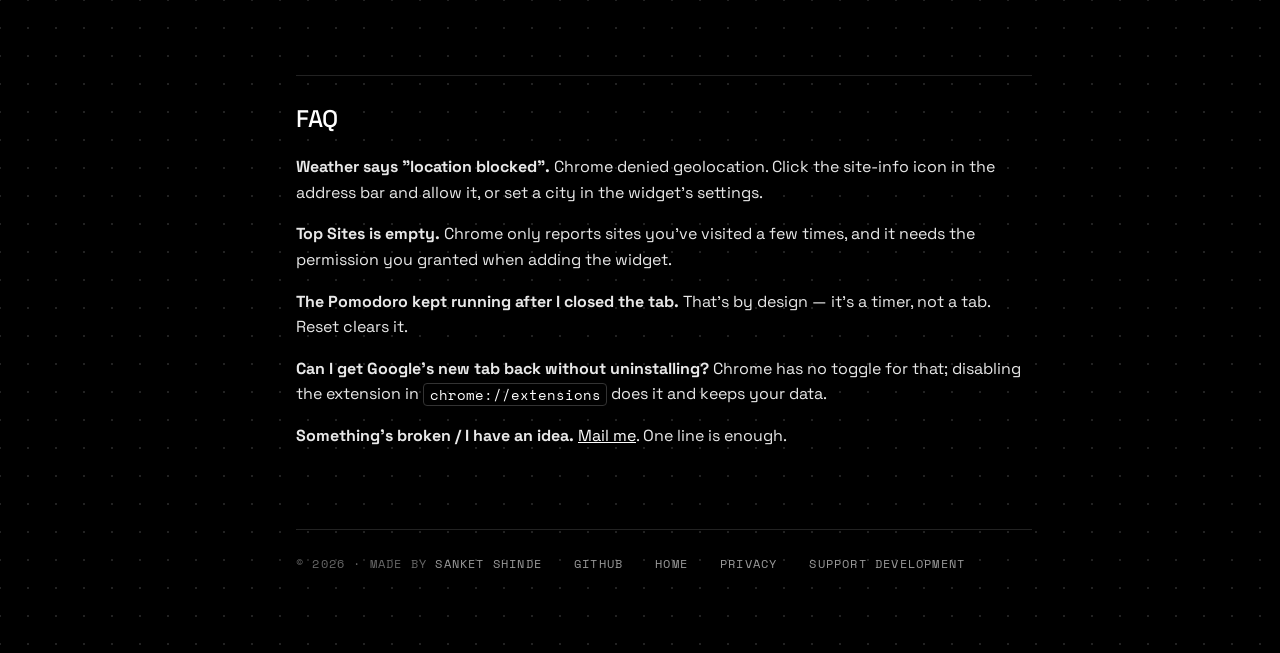
<file: guide.html>
<!doctype html>
<html lang="en">
<head>
<meta charset="utf-8">
<meta name="viewport" content="width=device-width, initial-scale=1">
<meta name="description" content="Learn how to install and use DotTab, customize its grid, widgets, themes, shortcuts, backups, and privacy settings.">
<meta name="robots" content="index,follow">
<link rel="canonical" href="https://sanketshinde3001.github.io/dottab/guide.html">
<title>DotTab Guide — every feature, explained</title>
<meta name="description" content="How to use DotTab: edit the grid, presets and share codes, the command palette, themes, all 28 widgets, the pixel pet, keyboard shortcuts, backups and privacy.">
<link rel="icon" href="favicon.png">
<link rel="stylesheet" href="site.css">
</head>
<body class="has-sidebar">
<nav class="nav nav--top">
  <a class="brand" href="./"><img src="img/icon.png" alt=""><span>DotTab</span></a>
  <div><a class="link" href="./">Home</a><a class="link" href="privacy.html">Privacy</a><a class="link" href="https://buymeacoffee.com/sanketshinde">Support</a></div>
</nav>

<div class="layout">
  <aside class="side">
    <span class="side__title">Guide</span>
    <a href="#start">Getting started</a>
    <a href="#edit">Editing the grid</a>
    <a href="#presets">Presets &amp; share codes</a>
    <a href="#palette">Command palette</a>
    <a href="#look">Appearance &amp; focus</a>
    <span class="side__title">Widgets</span>
    <a href="#time">Time</a>
    <a href="#planning">Planning</a>
    <a href="#focus">Focus</a>
    <a href="#info">Info</a>
    <a href="#fun">Fun</a>
    <span class="side__title">More</span>
    <a href="#pet">The pixel pet</a>
    <a href="#keys">Keyboard</a>
    <a href="#data">Your data</a>
    <a href="#faq">FAQ</a>
  </aside>

  <main class="doc">
    <span class="kicker">Guide</span>
    <h1 style="font-size:clamp(2.25rem,5vw,3.75rem)">Everything DotTab does<i>.</i></h1>
    <p class="lead">Five minutes to read. Nothing here is required — a new tab works the moment you install. This is for when you want to make it yours.</p>

    <section id="start">
      <h2>Getting started</h2>
      <p>Install from the Chrome Web Store and open a new tab. You'll see the <b>Dashboard</b> preset: greeting, clock, search, tasks, weather, a quote. Chrome shows a small bar asking if you want to keep the new tab — say yes.</p>
      <figure><img src="img/dashboard-dark.png" alt="Default dashboard"><figcaption>The default Dashboard preset.</figcaption></figure>
      <div class="keys"><span><b>E</b> edit the grid</span><span><b>,</b> settings</span><span><b>Ctrl K</b> palette</span></div>
      <p>Type your name once in <em>Settings → Widgets → Greeting</em> and it greets you by time of day.</p>
    </section>

    <section id="edit">
      <h2>Editing the grid</h2>
      <p>Press <b>E</b> (or the pencil button, bottom right). Every widget grows a thin outline:</p>
      <ul>
        <li><b>Move</b> — drag anywhere on a widget. It snaps to the grid.</li>
        <li><b>Resize</b> — pull the handle at the bottom-right corner.</li>
        <li><b>Remove</b> — the × in the top-right corner.</li>
        <li><b>Configure</b> — the ⚙ opens that widget's own settings.</li>
      </ul>
      <p>The grid is 32 columns wide and scales with the window, so the layout you build on a laptop looks the same on a 4K monitor. Narrow windows (under 768 px) fold into a single scrolling column.</p>
      <figure><img src="img/edit-mode.png" alt="Edit mode"><figcaption>Edit mode. Esc or the Done pill leaves it.</figcaption></figure>
      <p>Adding a widget from Settings drops it into free space and keeps edit mode on, so you can drag it where you want right away.</p>
    </section>

    <section id="presets">
      <h2>Presets &amp; share codes</h2>
      <p><em>Settings → Layouts</em> has five starting points: <b>Dashboard</b>, <b>Minimal</b>, <b>Productivity</b>, <b>Playground</b> and <b>Everything</b> (all 28 widgets on one screen — needs a big monitor).</p>
      <figure><img src="img/settings-layouts.png" alt="Layouts tab"><figcaption>Layouts tab. Presets replace your current grid; you'll be asked to confirm.</figcaption></figure>
      <p><b>Share codes</b> turn your whole layout into a short string that starts with <code>MD1.</code> Copy it, send it to a friend, paste it into their Layouts tab. Widget settings travel with it; your notes and tasks don't.</p>
    </section>

    <section id="palette">
      <h2>Command palette</h2>
      <p><b>Ctrl K</b> (⌘ K on Mac) opens one box that does most things:</p>
      <figure><img src="img/palette.png" alt="Command palette"><figcaption>Bangs search a site directly.</figcaption></figure>
      <ul>
        <li><b>Search</b> — type and press Enter to search with your default engine.</li>
        <li><b>Bangs</b> — <code>!yt nothing phone</code> searches YouTube. Also <code>!g !gh !w !r !x !maps !npm !mdn !a !ddg</code>.</li>
        <li><b>Maths</b> — <code>2^10/3</code> shows the answer; Enter copies it.</li>
        <li><b>URLs</b> — anything that looks like a domain opens directly.</li>
        <li><b>Commands</b> — "Add Weather", "Pomodoro settings", "Toggle dark / light", "Reset layout"… start typing.</li>
      </ul>
    </section>

    <section id="look">
      <h2>Appearance &amp; focus</h2>
      <figure><img src="img/settings-appearance.png" alt="Appearance tab"></figure>
      <ul>
        <li><b>Theme</b> — dark (true black, good for OLED) or light. <b>T</b> flips it.</li>
        <li><b>Background</b> — plain, a colour, or your own photo.</li>
        <li><b>Surface</b> — how widgets sit on the page: <em>None</em> lets content float, <em>Outline</em> draws a thin border (default), <em>Card</em> fills each widget.</li>
        <li><b>Dot grid</b> — show the grid dots behind everything.</li>
        <li><b>Focus mode</b> — <b>F</b> hides everything except clocks, timers and your intention. Good for deep work.</li>
      </ul>
      <figure><img src="img/light-theme.png" alt="Light theme"><figcaption>Light theme, Productivity preset.</figcaption></figure>
    </section>

    <section id="time">
      <h2>Time widgets</h2>
      <div class="wgrid">
        <div class="wcard"><img src="img/w/greeting.png" alt=""><b>Greeting</b><p>Hello by time of day, with your name and the date. Pick which line shows.</p></div>
        <div class="wcard"><img src="img/w/clock.png" alt=""><b>Clock</b><p>Dot-matrix time. 12/24 h, seconds, blinking colon, three typefaces, left or centred.</p></div>
        <div class="wcard"><img src="img/w/clock-minimal.png" alt=""><b>Minimal Clock</b><p>Just the hours and minutes, as big as the widget.</p></div>
        <div class="wcard"><img src="img/w/clock-analog.png" alt=""><b>Analog Clock</b><p>An instrument face with tick marks and a red second hand.</p></div>
        <div class="wcard"><img src="img/w/clock-dot-matrix.png" alt=""><b>LED Clock</b><p>A dot-matrix LED panel. Dot size and spacing are adjustable.</p></div>
        <div class="wcard"><img src="img/w/date.png" alt=""><b>Date</b><p>Today as a hero number with weekday and month.</p></div>
        <div class="wcard"><img src="img/w/calendar.png" alt=""><b>Calendar</b><p>Month grid with today inverted. Week starts Monday or Sunday.</p></div>
        <div class="wcard"><img src="img/w/world-clock.png" alt=""><b>World Clock</b><p>Any cities you like, with the offset from you. Add as many rows as fit.</p></div>
        <div class="wcard"><img src="img/w/countdown.png" alt=""><b>Countdown</b><p>Days (and hours) until a date you name — a launch, a trip, the new year.</p></div>
        <div class="wcard"><img src="img/w/year-progress.png" alt=""><b>Progress</b><p>How much of the year, month, week or day is gone. Segments or year-in-dots.</p></div>
      </div>
    </section>

    <section id="planning">
      <h2>Planning widgets</h2>
      <div class="wgrid">
        <div class="wcard"><img src="img/w/todo.png" alt=""><b>Tasks</b><p>A short list. Enter adds, tick to strike through, done items can auto-clear.</p></div>
        <div class="wcard"><img src="img/w/notes.png" alt=""><b>Notes</b><p>A scratchpad that autosaves as you type. Word count in the corner.</p></div>
        <div class="wcard"><img src="img/w/habit.png" alt=""><b>Habit</b><p>One habit, a dot for every day you show up, streak up top. Edit past days if you forgot.</p></div>
      </div>
    </section>

    <section id="focus">
      <h2>Focus widgets</h2>
      <div class="wgrid">
        <div class="wcard"><img src="img/w/pomodoro.png" alt=""><b>Pomodoro</b><p>25/5 by default, long break every four. Keeps running across new tabs and restarts.</p></div>
        <div class="wcard"><img src="img/w/breathe.png" alt=""><b>Breathe</b><p>Box breathing (4·4·4·4), 4-7-8, or your own timing. Tap to start.</p></div>
        <div class="wcard"><img src="img/w/intention.png" alt=""><b>Intention</b><p>One line for today. Resets tomorrow.</p></div>
      </div>
    </section>

    <section id="info">
      <h2>Info widgets</h2>
      <div class="wgrid">
        <div class="wcard"><img src="img/w/search.png" alt=""><b>Search</b><p>Google, DuckDuckGo, Bing, Brave or your own. URLs open directly. <b>/</b> focuses it.</p></div>
        <div class="wcard"><img src="img/w/weather.png" alt=""><b>Weather</b><p>Live from Open-Meteo. Your location (asks once) or a city you type. °C/°F, details, hourly strip.</p></div>
        <div class="wcard"><img src="img/w/headlines.png" alt=""><b>Headlines</b><p>Hacker News top, new, best, ask or show. Opens the link or the comments.</p></div>
        <div class="wcard"><img src="img/w/ticker.png" alt=""><b>Ticker</b><p>Crypto prices from CoinGecko with 24 h change. Choose the coins and currency.</p></div>
        <div class="wcard"><img src="img/w/quote.png" alt=""><b>Quote</b><p>One line to think about. Rotates daily or on every new tab.</p></div>
        <div class="wcard"><img src="img/w/shortcuts.png" alt=""><b>Shortcuts</b><p>One icon per site. Brand icons for the big ones, favicons for the rest.</p></div>
        <div class="wcard wcard--text"><b>Top Sites</b><p>Your most-visited sites as icons. Asks for the <code>topSites</code> permission only when you add it.</p></div>
      </div>
    </section>

    <section id="fun">
      <h2>Fun widgets</h2>
      <div class="wgrid">
        <div class="wcard"><img src="img/w/snake.png" alt=""><b>Snake</b><p>Dot-matrix snake. Click the board, arrows or WASD. Best score is kept.</p></div>
        <div class="wcard"><img src="img/w/tetris.png" alt=""><b>Tetris</b><p>Arrows move and rotate, Space hard-drops, C holds. Next piece preview.</p></div>
        <div class="wcard"><img src="img/w/typing.png" alt=""><b>Typing Test</b><p>15, 30 or 60 seconds of common words. WPM and accuracy, best kept per length.</p></div>
        <div class="wcard"><img src="img/w/decide.png" alt=""><b>Decide</b><p>Coin, dice, or pick from a list you type. For when you can't.</p></div>
        <div class="wcard"><img src="img/w/pixel-pet.png" alt=""><b>Pixel Pet</b><p>A little creature on a dot grid. Feed it, pet it, let it sleep. Food and mood bars drain over time.</p></div>
      </div>
      <figure><img src="img/playground.png" alt="Playground preset"><figcaption>The Playground preset.</figcaption></figure>
    </section>

    <section id="pet">
      <h2>The pixel pet</h2>
      <p>Separate from the Pixel Pet widget, a tiny bot walks along the tops of your widgets, swings between them on a web, and occasionally says something. Click anywhere on the canvas and it walks there. It remembers where it was standing, so a new tab starts it in the same place.</p>
      <figure><img src="img/settings-pet.png" alt="Pet settings"><figcaption>Settings → Pet: turn it off, mute the speech bubbles, or give it a colour. White means "match the theme".</figcaption></figure>
    </section>

    <section id="keys">
      <h2>Keyboard</h2>
      <table>
        <tr><th>Key</th><th>Does</th></tr>
        <tr><td><b>Ctrl / ⌘ K</b></td><td>Command palette</td></tr>
        <tr><td><b>E</b></td><td>Toggle edit mode</td></tr>
        <tr><td><b>,</b> or <b>.</b></td><td>Open settings</td></tr>
        <tr><td><b>/</b></td><td>Focus the search widget</td></tr>
        <tr><td><b>T</b></td><td>Toggle dark / light</td></tr>
        <tr><td><b>F</b></td><td>Toggle focus mode</td></tr>
        <tr><td><b>?</b></td><td>Shortcut list</td></tr>
        <tr><td><b>Esc</b></td><td>Close anything / leave edit mode</td></tr>
      </table>
      <p class="muted">Single-key shortcuts pause while you type in a widget or play a game.</p>
    </section>

    <section id="data">
      <h2>Your data</h2>
      <p>Everything — layout, widget settings, tasks, notes, habits — lives in Chrome's local storage on your machine. No account, no sync server, no analytics. Removing the extension deletes it.</p>
      <p><em>Settings → About → Your data</em> exports it all as one JSON file and imports it again on another machine or after a reinstall. Details in the <a href="privacy.html">privacy policy</a>.</p>
    </section>

    <section id="faq">
      <h2>FAQ</h2>
      <p><b>Weather says "location blocked".</b> Chrome denied geolocation. Click the site-info icon in the address bar and allow it, or set a city in the widget's settings.</p>
      <p><b>Top Sites is empty.</b> Chrome only reports sites you've visited a few times, and it needs the permission you granted when adding the widget.</p>
      <p><b>The Pomodoro kept running after I closed the tab.</b> That's by design — it's a timer, not a tab. Reset clears it.</p>
      <p><b>Can I get Google's new tab back without uninstalling?</b> Chrome has no toggle for that; disabling the extension in <code>chrome://extensions</code> does it and keeps your data.</p>
      <p><b>Something's broken / I have an idea.</b> <a href="mailto:sanketshinde3123@gmail.com?subject=DotTab">Mail me</a>. One line is enough.</p>
    </section>

    <footer>
      <span>© 2026 · Made by <a href="https://github.com/sanketshinde3001">Sanket Shinde</a></span>
    <a href="https://github.com/sanketshinde3001/dottab">GitHub</a>
      <a href="./">Home</a>
      <a href="privacy.html">Privacy</a>
      <a href="https://buymeacoffee.com/sanketshinde">Support development</a>
    </footer>
  </main>
</div>
</body>
</html>
</file>
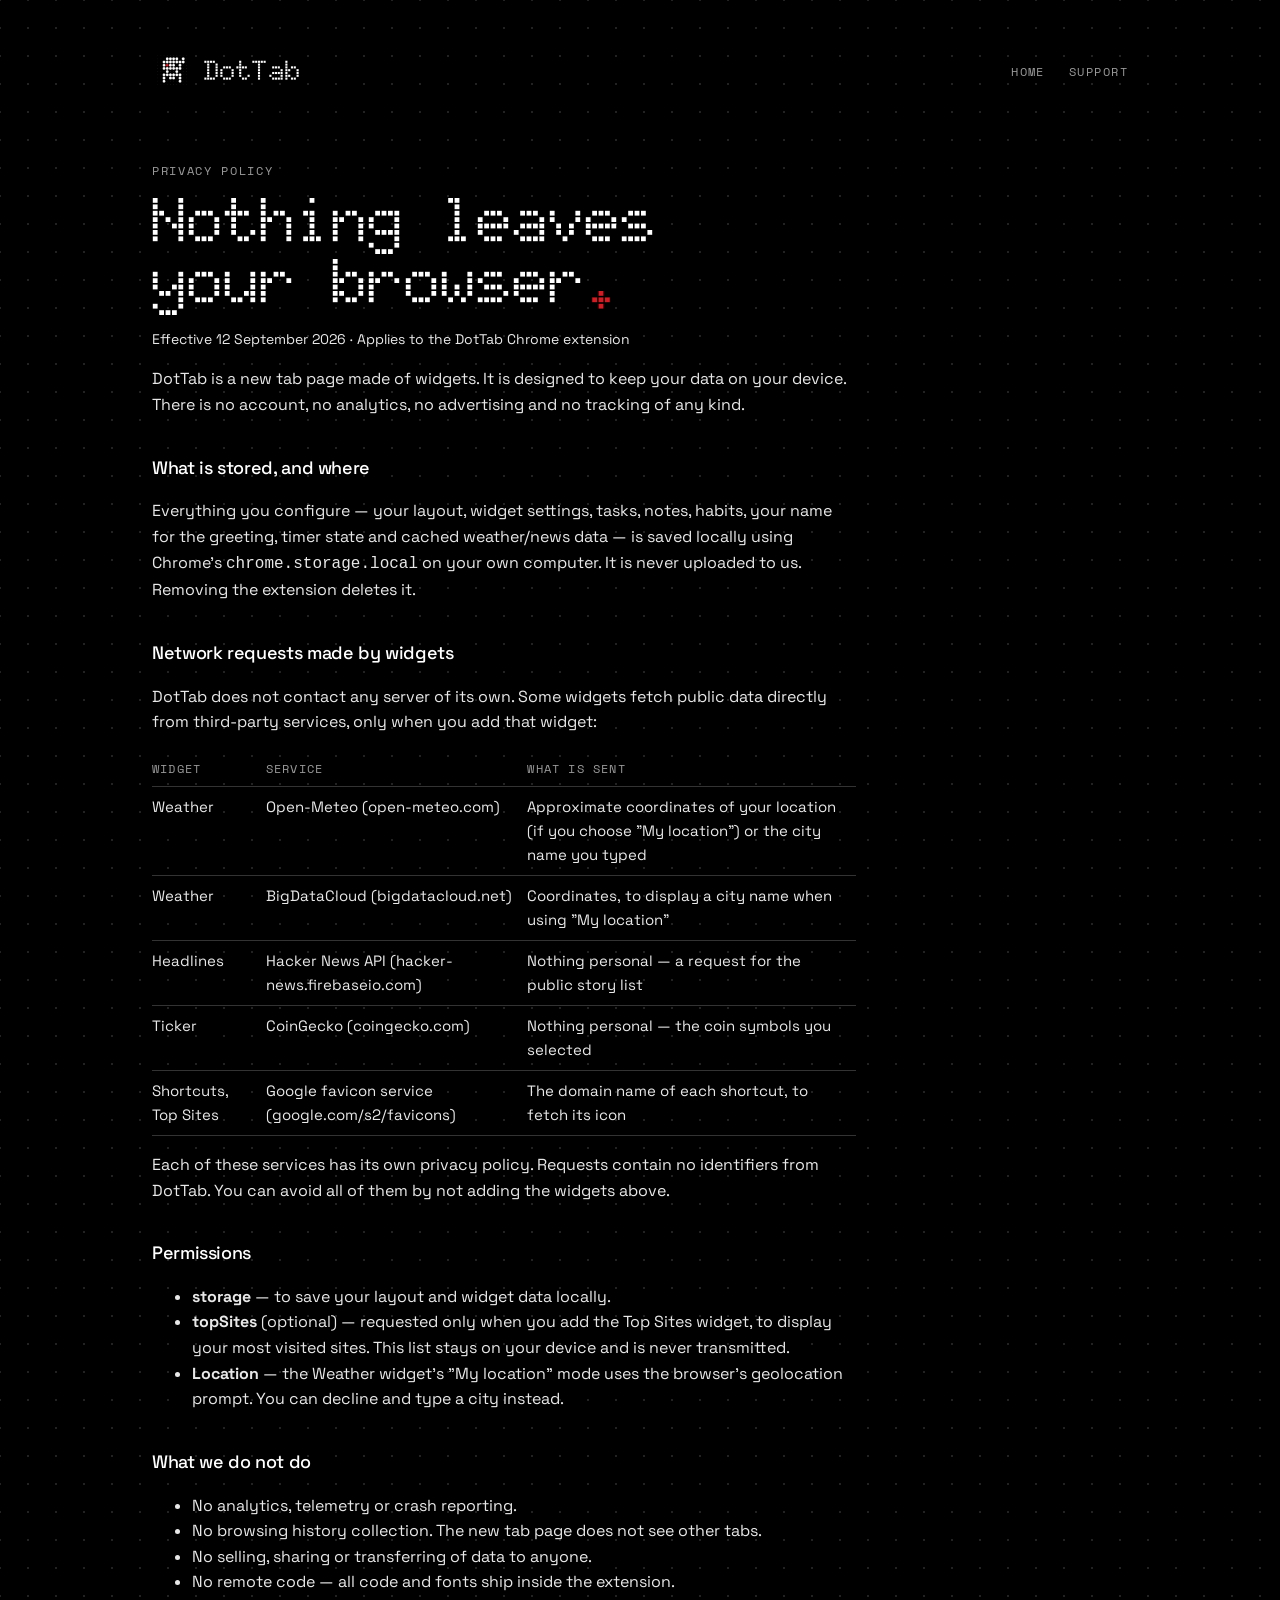
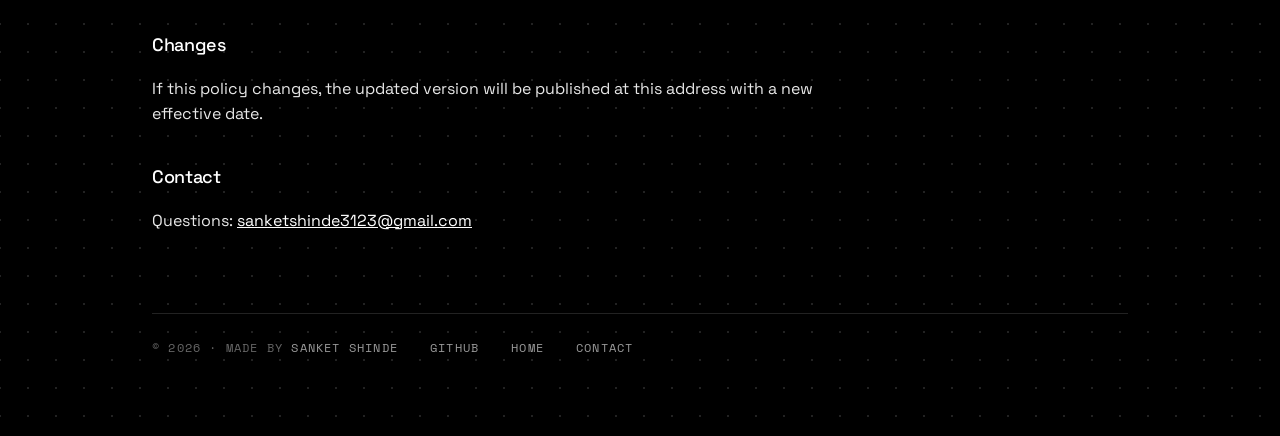
<file: privacy.html>
<!doctype html>
<html lang="en">
<head>
<meta charset="utf-8">
<meta name="viewport" content="width=device-width, initial-scale=1">
<meta name="description" content="DotTab privacy details: local Chrome storage, no account or analytics, and the network requests made by live-data widgets.">
<meta name="robots" content="index,follow">
<link rel="canonical" href="https://sanketshinde3001.github.io/dottab/privacy.html">
<title>DotTab — Privacy Policy</title>
<meta name="description" content="DotTab stores everything locally in Chrome. No analytics, no account, no tracking. This page lists every network request a widget can make.">
<link rel="icon" href="favicon.png">
<link rel="stylesheet" href="site.css">
</head>
<body>
<div class="wrap">
  <nav class="nav">
    <a class="brand" href="./"><img src="img/icon.png" alt=""><span>DotTab</span></a>
    <div><a class="link" href="./">Home</a><a class="link" href="https://buymeacoffee.com/sanketshinde">Support</a></div>
  </nav>
  <div class="prose">
<span class="kicker">Privacy policy</span>
<h1 style="font-size:clamp(2.25rem,6vw,4rem)">Nothing leaves<br>your browser<i>.</i></h1>
<p class="muted">Effective 12 September 2026 · Applies to the DotTab Chrome extension</p>

<p>DotTab is a new tab page made of widgets. It is designed to keep your data on your device. There is no account, no analytics, no advertising and no tracking of any kind.</p>

<h2>What is stored, and where</h2>
<p>Everything you configure — your layout, widget settings, tasks, notes, habits, your name for the greeting, timer state and cached weather/news data — is saved locally using Chrome's <code>chrome.storage.local</code> on your own computer. It is never uploaded to us. Removing the extension deletes it.</p>

<h2>Network requests made by widgets</h2>
<p>DotTab does not contact any server of its own. Some widgets fetch public data directly from third-party services, only when you add that widget:</p>
<table>
  <tr><th>Widget</th><th>Service</th><th>What is sent</th></tr>
  <tr><td>Weather</td><td>Open-Meteo (open-meteo.com)</td><td>Approximate coordinates of your location (if you choose "My location") or the city name you typed</td></tr>
  <tr><td>Weather</td><td>BigDataCloud (bigdatacloud.net)</td><td>Coordinates, to display a city name when using "My location"</td></tr>
  <tr><td>Headlines</td><td>Hacker News API (hacker-news.firebaseio.com)</td><td>Nothing personal — a request for the public story list</td></tr>
  <tr><td>Ticker</td><td>CoinGecko (coingecko.com)</td><td>Nothing personal — the coin symbols you selected</td></tr>
  <tr><td>Shortcuts, Top Sites</td><td>Google favicon service (google.com/s2/favicons)</td><td>The domain name of each shortcut, to fetch its icon</td></tr>
</table>
<p>Each of these services has its own privacy policy. Requests contain no identifiers from DotTab. You can avoid all of them by not adding the widgets above.</p>

<h2>Permissions</h2>
<ul>
  <li><strong>storage</strong> — to save your layout and widget data locally.</li>
  <li><strong>topSites</strong> (optional) — requested only when you add the Top Sites widget, to display your most visited sites. This list stays on your device and is never transmitted.</li>
  <li><strong>Location</strong> — the Weather widget's "My location" mode uses the browser's geolocation prompt. You can decline and type a city instead.</li>
</ul>

<h2>What we do not do</h2>
<ul>
  <li>No analytics, telemetry or crash reporting.</li>
  <li>No browsing history collection. The new tab page does not see other tabs.</li>
  <li>No selling, sharing or transferring of data to anyone.</li>
  <li>No remote code — all code and fonts ship inside the extension.</li>
</ul>

<h2>Changes</h2>
<p>If this policy changes, the updated version will be published at this address with a new effective date.</p>

<h2>Contact</h2>
<p>Questions: <a href="mailto:sanketshinde3123@gmail.com">sanketshinde3123@gmail.com</a></p>

  </div>
  <footer>
    <span>© 2026 · Made by <a href="https://github.com/sanketshinde3001">Sanket Shinde</a></span>
    <a href="https://github.com/sanketshinde3001/dottab">GitHub</a>
    <a href="./">Home</a>
    <a href="mailto:sanketshinde3123@gmail.com?subject=DotTab">Contact</a>
  </footer>
</div>
</body>
</html>
</file>
<file: site.css>
@font-face { font-family: 'Doto'; font-weight: 100 900; src: url('fonts/Doto.woff2') format('woff2'); font-display: swap; }
@font-face { font-family: 'Space Grotesk'; font-weight: 300 700; src: url('fonts/SpaceGrotesk.woff2') format('woff2'); font-display: swap; }
@font-face { font-family: 'Space Mono'; font-weight: 400; src: url('fonts/SpaceMono-Regular.woff2') format('woff2'); font-display: swap; }

:root {
  color-scheme: dark;
  --black: #000; --surface: #111; --border: #222; --border-visible: #333;
  --disabled: #666; --secondary: #999; --primary: #E8E8E8; --display: #fff; --accent: #D71921;
  --mono: 'Space Mono', ui-monospace, monospace; --display-font: 'Doto', monospace; --body: 'Space Grotesk', system-ui, sans-serif;
}
* { box-sizing: border-box; }
html, body { margin: 0; }
body {
  background: var(--black); color: var(--primary); font: 16px/1.6 var(--body);
  background-image: radial-gradient(circle, var(--border) 1px, transparent 1px);
  background-size: 28px 28px; background-position: 14px 14px;
  min-height: 100vh;
}
a { color: var(--display); }
.wrap { max-width: 64rem; margin: 0 auto; padding: 3rem 1.5rem 5rem; }
.nav { display: flex; align-items: center; justify-content: space-between; gap: 1rem; margin-bottom: 4rem; }
.brand { display: flex; align-items: center; gap: .75rem; text-decoration: none; }
.brand img { width: 40px; height: 40px; border-radius: 22%; }
.brand span { font-family: var(--display-font); font-weight: 700; font-size: 1.75rem; color: var(--display); letter-spacing: -.03em; }
.nav a.link { font-family: var(--mono); font-size: .75rem; letter-spacing: .12em; text-transform: uppercase; color: var(--secondary); text-decoration: none; margin-left: 1.5rem; }
.nav a.link:hover { color: var(--display); }

.kicker { font-family: var(--mono); font-size: .75rem; letter-spacing: .14em; text-transform: uppercase; color: var(--secondary); }
h1 { font-family: var(--display-font); font-weight: 700; font-size: clamp(2.5rem, 7.5vw, 5.5rem); line-height: .95; letter-spacing: -.03em; color: var(--display); margin: .5rem 0 1rem; }
h1 i { font-style: normal; color: var(--accent); }
h2 { font-family: var(--body); font-weight: 500; font-size: 1.5rem; letter-spacing: -.02em; color: var(--display); margin: 3rem 0 1rem; }
.lead { font-size: 1.25rem; color: var(--secondary); max-width: 36rem; margin: 0 0 2rem; }
.lead b { color: var(--display); font-weight: 500; }

.btn { display: inline-flex; align-items: center; gap: .5rem; padding: .8rem 1.4rem; border-radius: 999px; border: 1px solid var(--border-visible); color: var(--display); text-decoration: none; font-family: var(--mono); font-size: .8125rem; letter-spacing: .1em; text-transform: uppercase; }
.btn:hover { border-color: var(--display); }
.btn--primary { background: var(--display); color: var(--black); border-color: var(--display); }
.btn--primary:hover { background: var(--primary); }
.actions { display: flex; flex-wrap: wrap; gap: .75rem; }

.shot { margin: 3.5rem 0 0; border: 1px solid var(--border-visible); border-radius: 16px; overflow: hidden; background: var(--black); }
.shot img { display: block; width: 100%; }

.grid { display: grid; grid-template-columns: repeat(auto-fit, minmax(16rem, 1fr)); gap: 1rem; }
.card { border: 1px solid var(--border-visible); border-radius: 16px; padding: 1.25rem; background: var(--black); }
.card .kicker { display: block; margin-bottom: .5rem; }
.card p { margin: 0; color: var(--secondary); font-size: .9375rem; }
.card b { color: var(--display); font-weight: 500; }
.keys { display: flex; flex-wrap: wrap; gap: .5rem 1.5rem; font-family: var(--mono); font-size: .8125rem; color: var(--secondary); }
.keys b { color: var(--display); font-weight: 400; border: 1px solid var(--border-visible); border-radius: 6px; padding: .1rem .45rem; margin-right: .35rem; }

.prose { max-width: 44rem; }
.prose p, .prose li { color: var(--primary); }
.prose h2 { font-size: 1.125rem; margin-top: 2.25rem; }
table { border-collapse: collapse; width: 100%; font-size: .9375rem; }
td, th { text-align: left; padding: .5rem .75rem .5rem 0; border-bottom: 1px solid var(--border-visible); vertical-align: top; }
th { font-family: var(--mono); font-size: .75rem; letter-spacing: .1em; text-transform: uppercase; color: var(--secondary); font-weight: 400; }
.muted { color: var(--secondary); font-size: .875rem; }
footer { margin-top: 5rem; padding-top: 1.5rem; border-top: 1px solid var(--border); display: flex; flex-wrap: wrap; gap: 1rem 2rem; font-family: var(--mono); font-size: .75rem; letter-spacing: .1em; text-transform: uppercase; color: var(--disabled); }
footer a { color: var(--secondary); text-decoration: none; }
footer a:hover { color: var(--display); }

/* ── Guide: sidebar layout ── */
.has-sidebar .nav--top { max-width: 80rem; margin: 0 auto; padding: 1.5rem 1.5rem 0; }
.layout { max-width: 80rem; margin: 0 auto; padding: 2rem 1.5rem 5rem; display: grid; grid-template-columns: 14rem minmax(0, 1fr); gap: 3rem; }
.side { position: sticky; top: 1.5rem; align-self: start; display: flex; flex-direction: column; gap: .15rem; max-height: calc(100vh - 3rem); overflow: auto; }
.side__title { font-family: var(--mono); font-size: .6875rem; letter-spacing: .14em; text-transform: uppercase; color: var(--disabled); margin: 1rem 0 .35rem; }
.side__title:first-child { margin-top: 0; }
.side a { color: var(--secondary); text-decoration: none; font-size: .9375rem; padding: .25rem .6rem; border-left: 1px solid var(--border-visible); }
.side a:hover, .side a.active { color: var(--display); border-left-color: var(--display); }
.doc { min-width: 0; max-width: 46rem; }
.doc section { padding-top: 1rem; scroll-margin-top: 1.5rem; }
.doc h2 { border-top: 1px solid var(--border); padding-top: 1.5rem; margin-top: 2.5rem; }
.doc p, .doc li { color: var(--primary); }
.doc li { margin: .25rem 0; }
.doc code { font-family: var(--mono); font-size: .85em; border: 1px solid var(--border-visible); border-radius: 4px; padding: .05rem .35rem; color: var(--display); }
.doc em { font-style: normal; color: var(--secondary); }
figure { margin: 1.25rem 0; }
figure img { display: block; width: 100%; border: 1px solid var(--border-visible); border-radius: 12px; }
figcaption { font-family: var(--mono); font-size: .75rem; letter-spacing: .08em; text-transform: uppercase; color: var(--disabled); margin-top: .5rem; }
.wgrid { display: grid; grid-template-columns: repeat(auto-fill, minmax(13rem, 1fr)); gap: 1rem; margin-top: 1rem; }
.wcard { border: 1px solid var(--border-visible); border-radius: 12px; padding: .75rem; background: var(--black); }
.wcard img { display: block; width: 100%; aspect-ratio: 4/3; object-fit: cover; object-position: left top; border-radius: 8px; border: 1px solid var(--border); margin-bottom: .6rem; }
.wcard b { display: block; color: var(--display); font-weight: 500; margin-bottom: .2rem; }
.wcard p { margin: 0; font-size: .875rem; color: var(--secondary); }
.wcard--text { display: flex; flex-direction: column; justify-content: center; }
@media (max-width: 800px) {
  .layout { grid-template-columns: 1fr; gap: 1.5rem; }
  .side { position: static; max-height: none; flex-direction: row; flex-wrap: wrap; gap: .25rem .5rem; }
  .side__title { width: 100%; margin: .5rem 0 0; }
  .side a { border-left: none; border: 1px solid var(--border-visible); border-radius: 999px; padding: .2rem .7rem; font-size: .8125rem; }
}

/* ── Embedded Google Form ── */
.form-slot { border: 1px solid var(--border-visible); border-radius: 16px; overflow: hidden; background: #fff; margin: 1rem 0 2rem; }
.form-slot iframe { display: block; width: 100%; height: 70vh; min-height: 32rem; }
</file>
